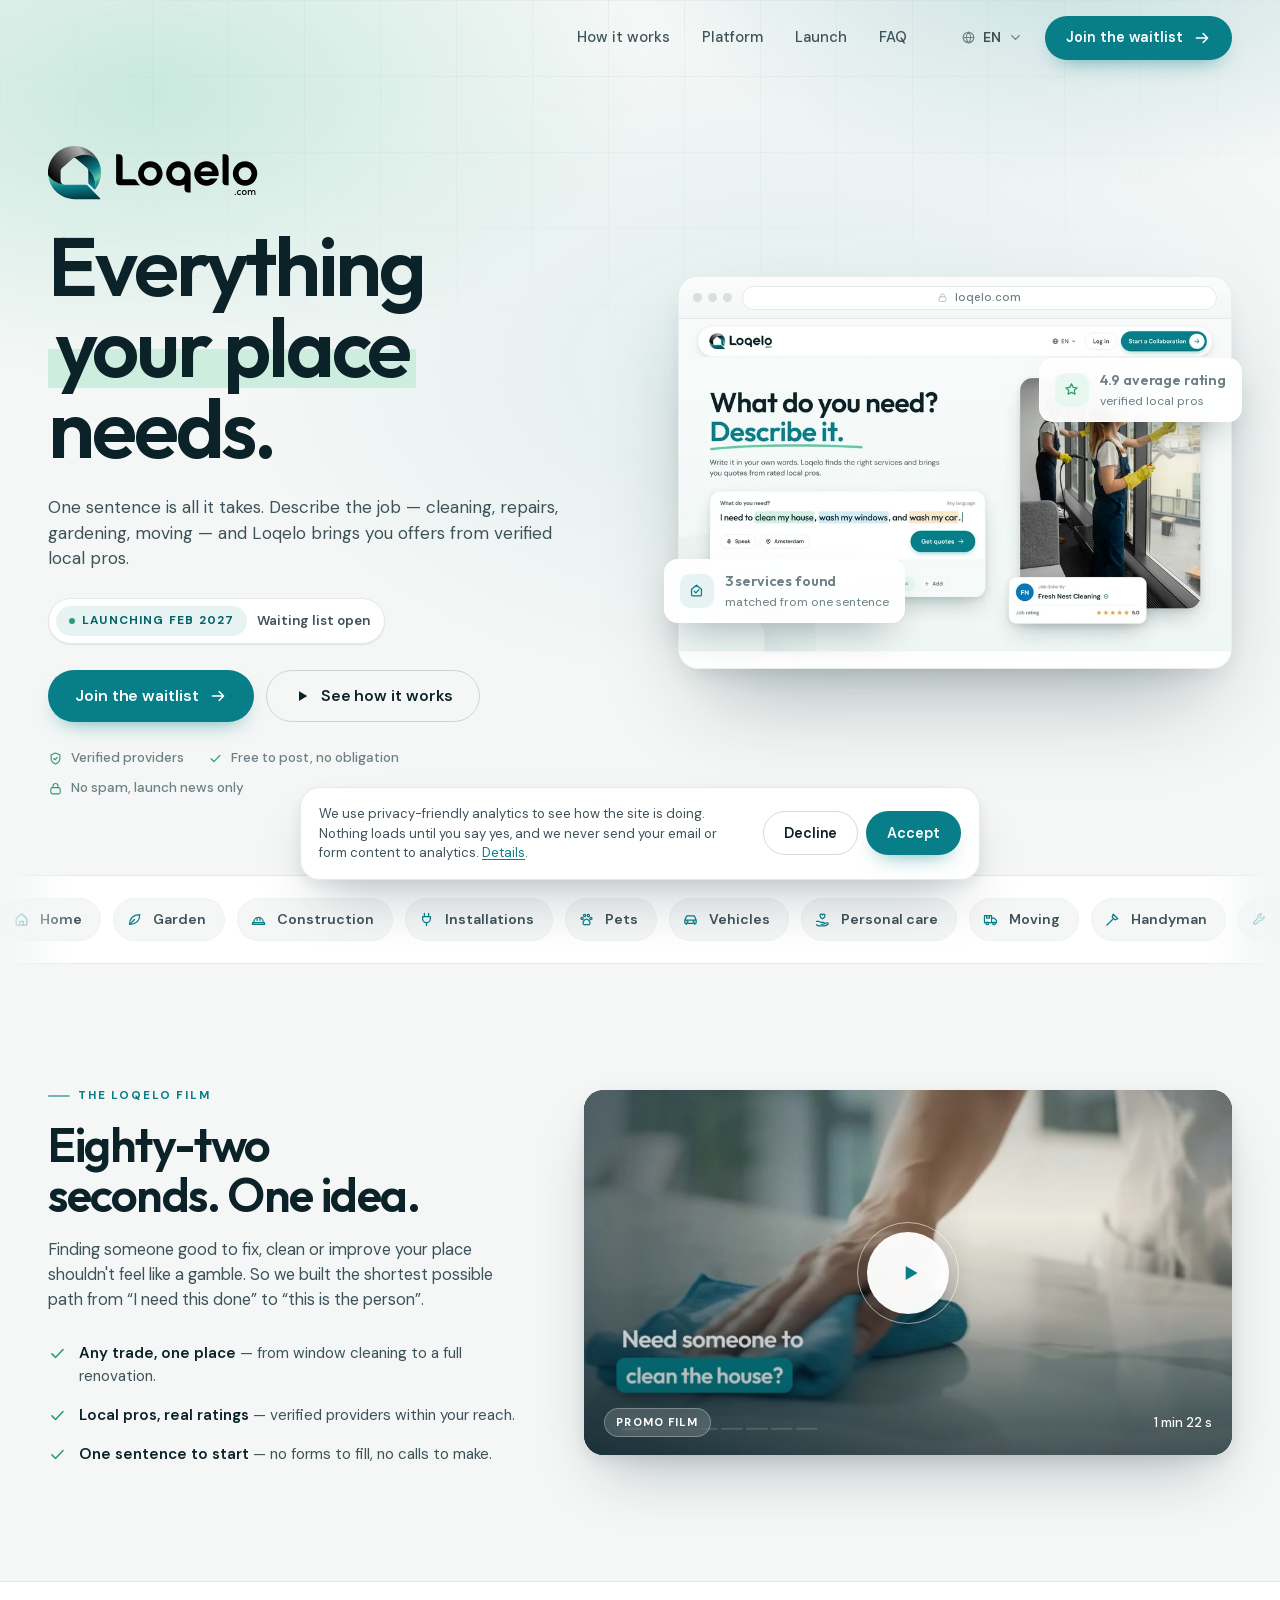
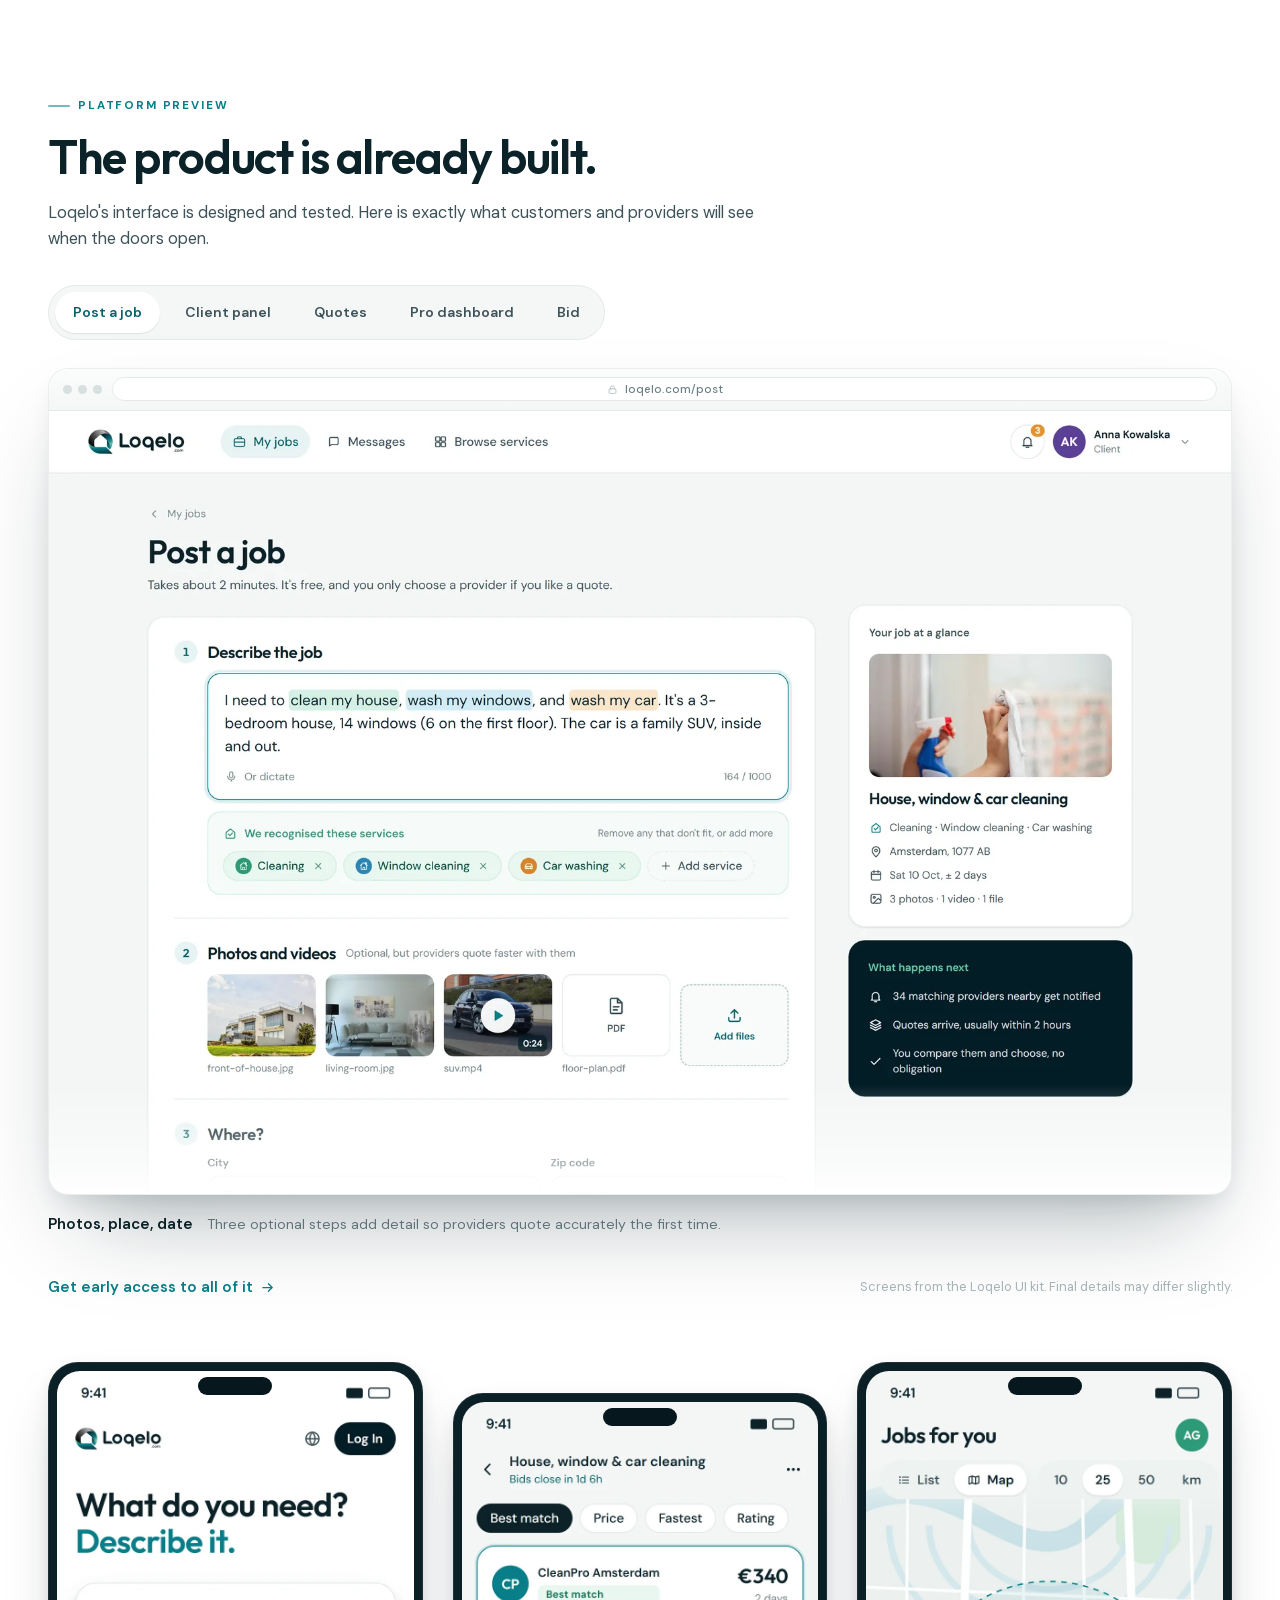
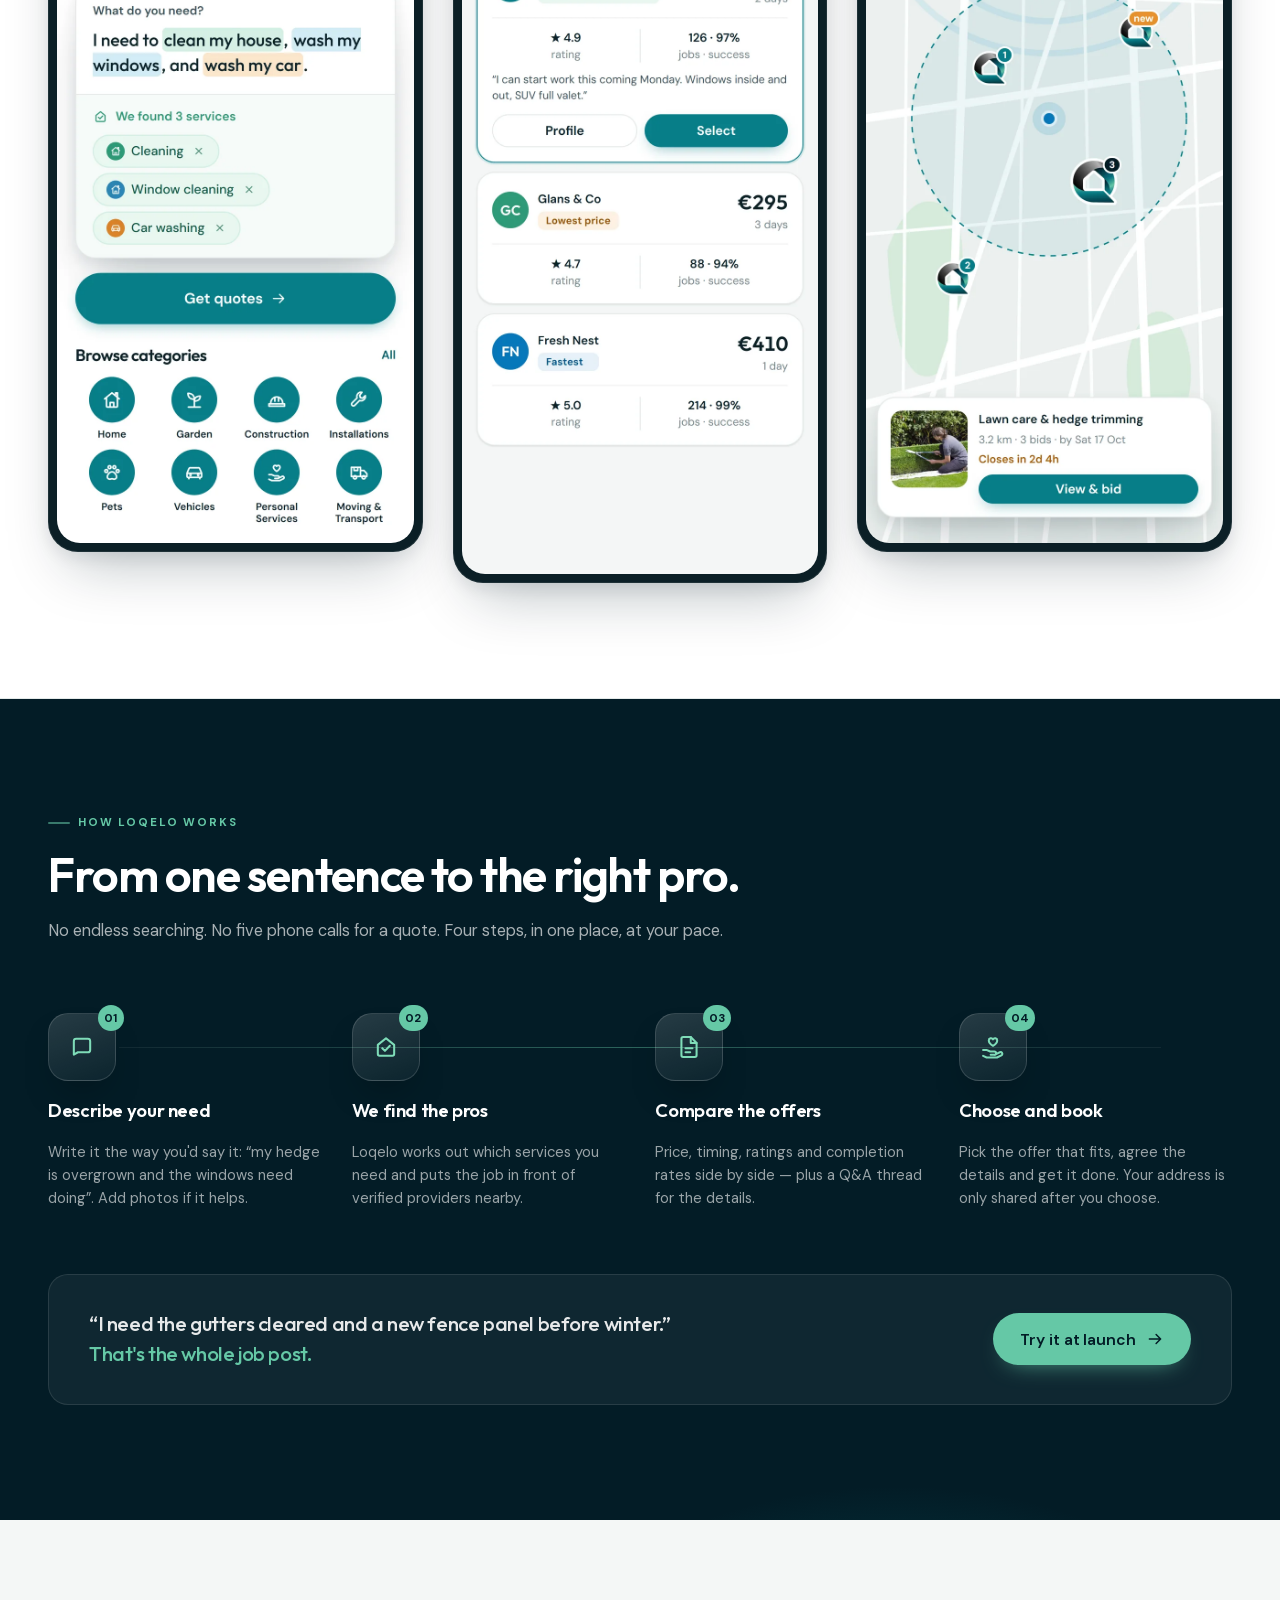
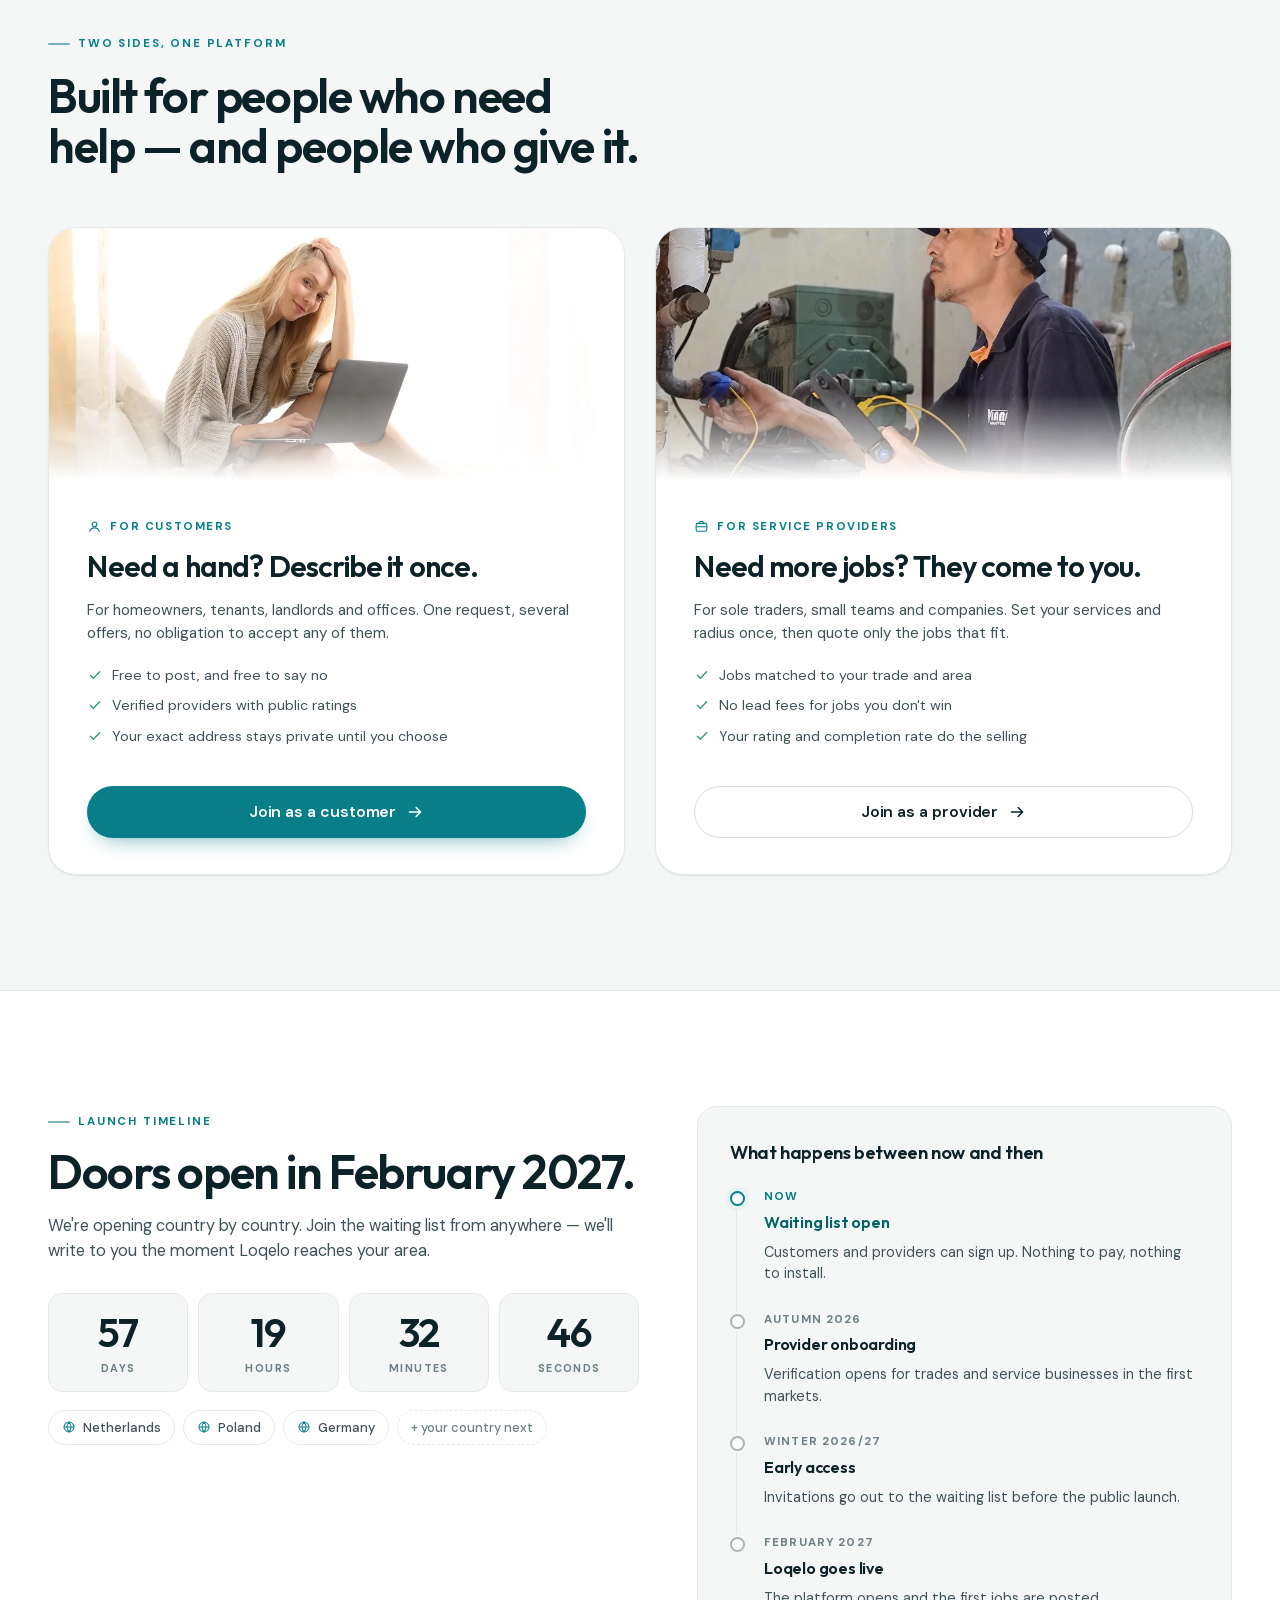
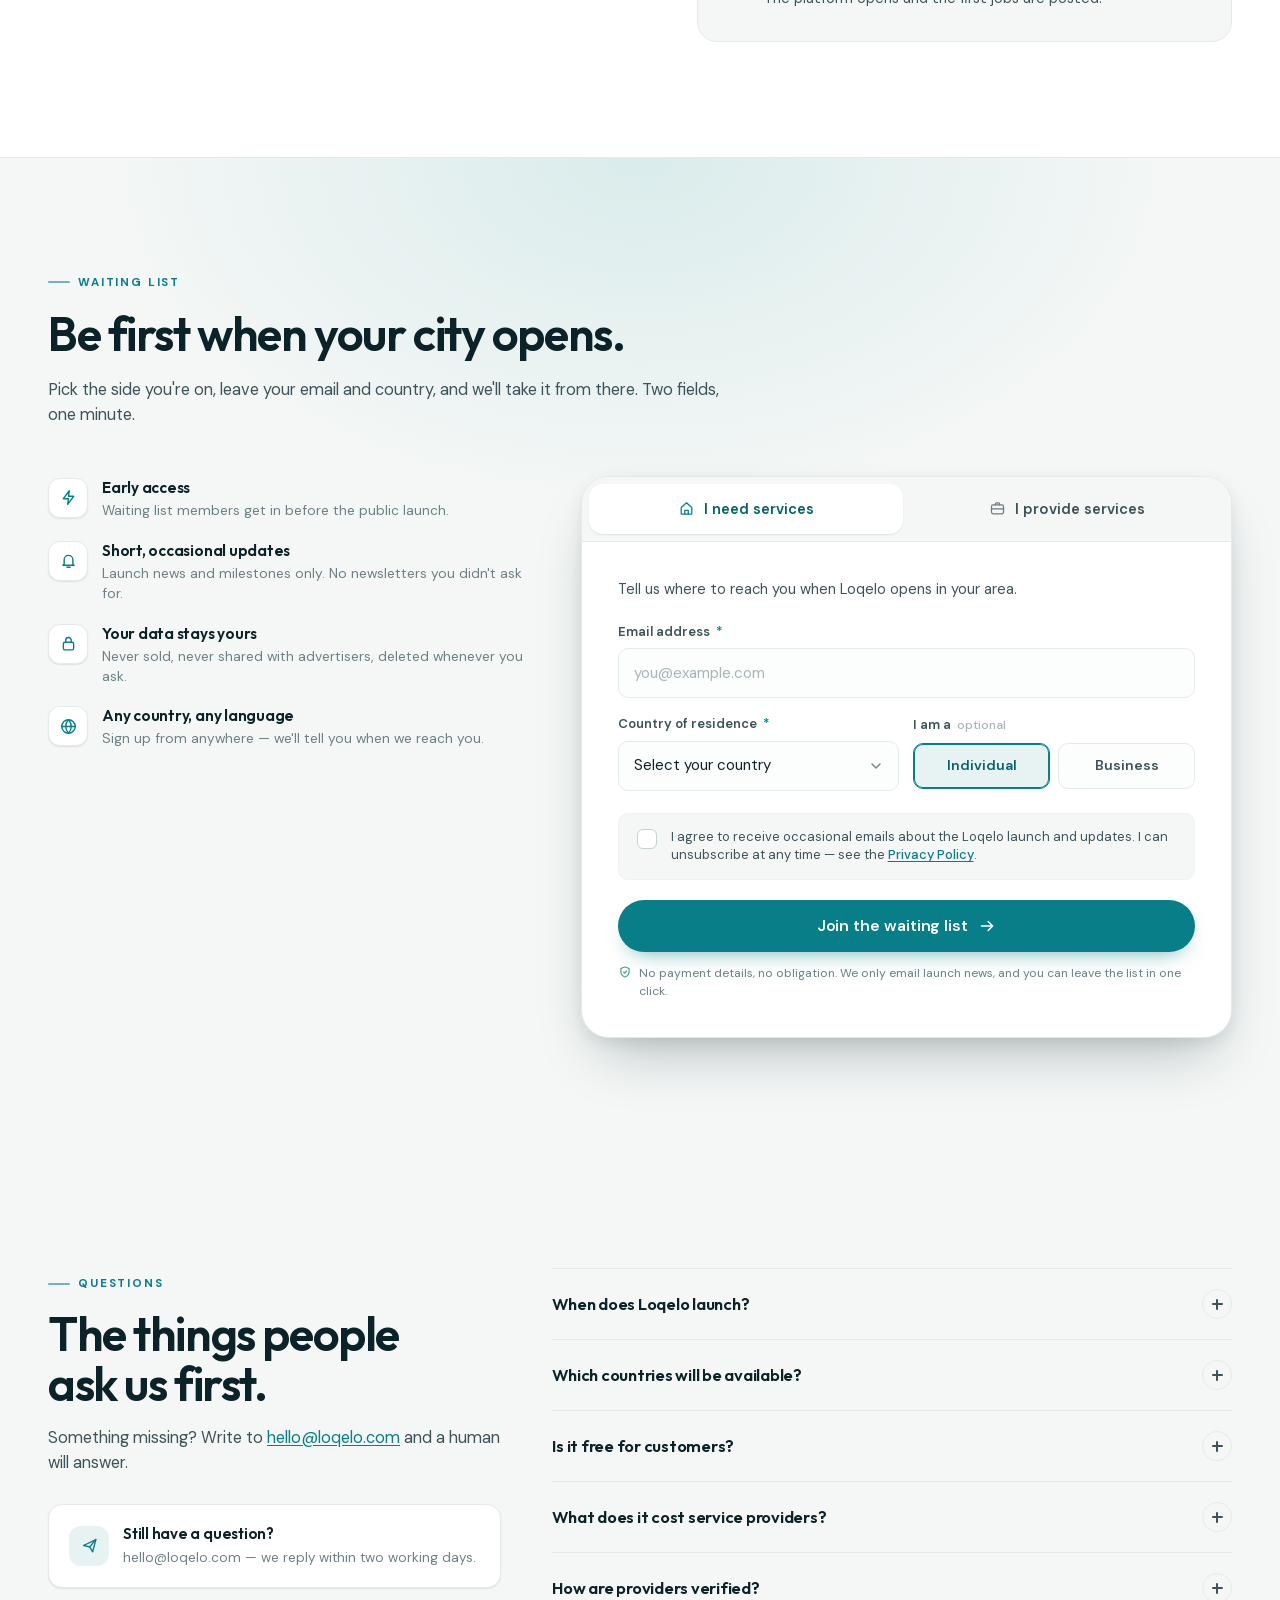
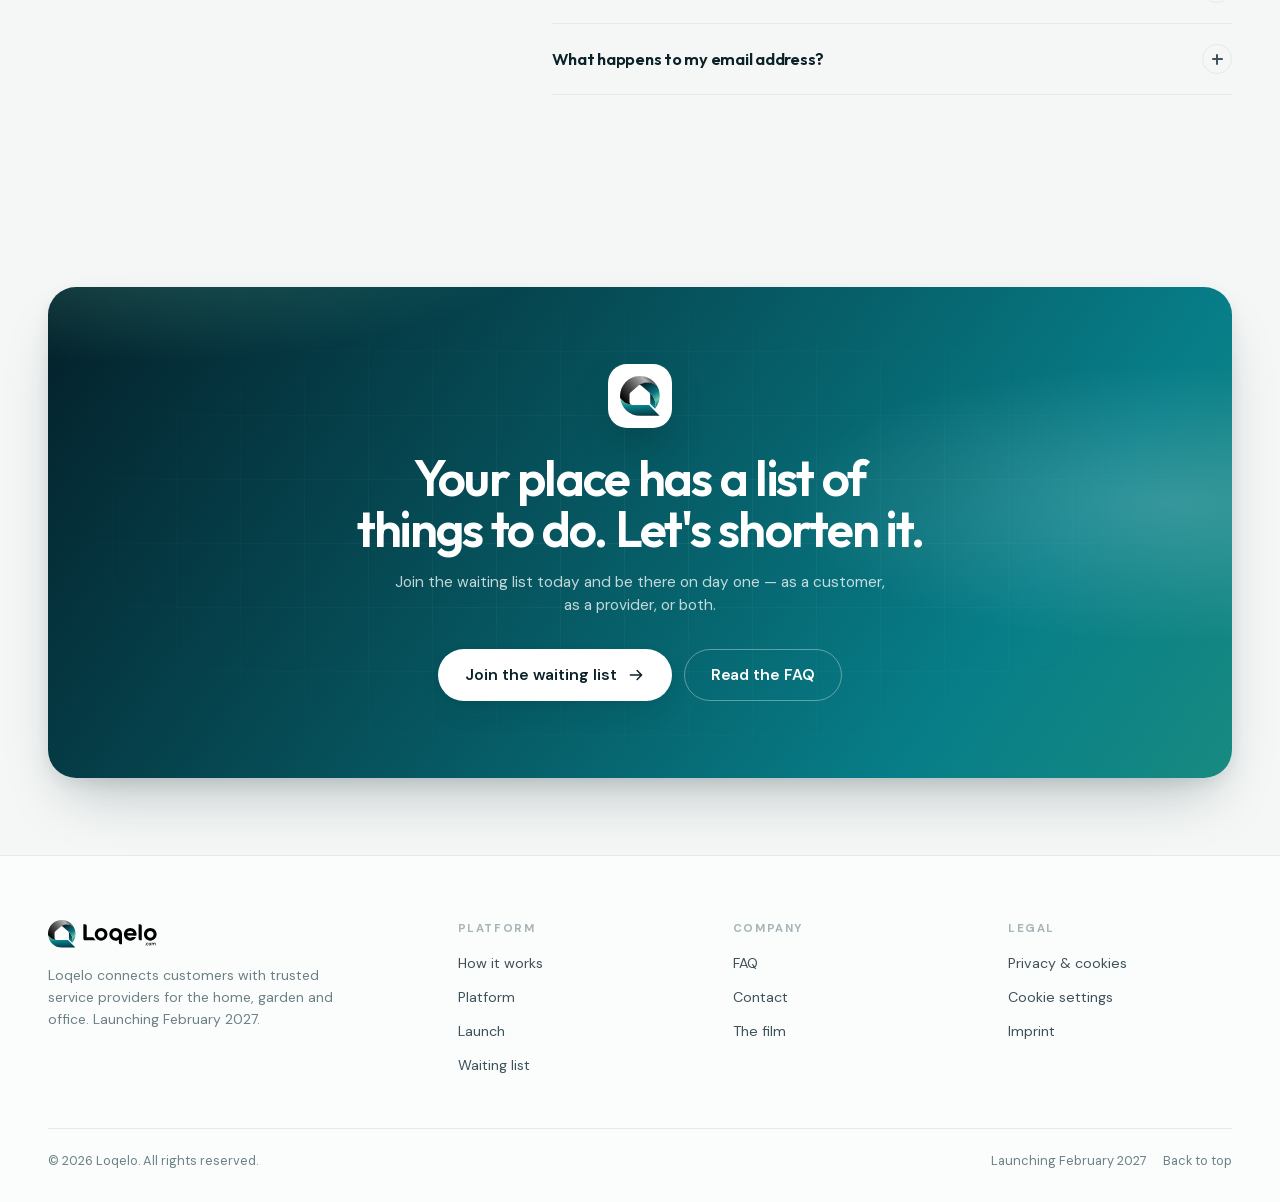
<file: public/index.html>
<!DOCTYPE html>
<html lang="en">
<head>
<meta charset="utf-8">
<script>document.documentElement.classList.add('js');</script>
<meta name="viewport" content="width=device-width, initial-scale=1, viewport-fit=cover">
<title>Loqelo — Everything your place needs. Launching February 2027</title>
<meta name="description" content="Loqelo connects you with trusted local service providers for your home, garden and office. Describe what you need in one sentence and get offers from verified pros. Join the waiting list — launching February 2027.">
<link rel="canonical" href="https://loqelo.com/">
<meta name="theme-color" content="#077E88">
<meta name="robots" content="index, follow, max-image-preview:large">
<meta name="author" content="Loqelo">

<!-- Open Graph / social -->
<meta property="og:type" content="website">
<meta property="og:site_name" content="Loqelo">
<meta property="og:url" content="https://loqelo.com/">
<meta property="og:title" content="Loqelo — Everything your place needs.">
<meta property="og:description" content="Describe what you need in one sentence. Loqelo brings you offers from verified local pros for your home, garden and office. Launching February 2027.">
<meta property="og:image" content="https://loqelo.com/assets/img/og/og-cover.jpg">
<meta property="og:image:width" content="1200">
<meta property="og:image:height" content="630">
<meta property="og:locale" content="en_US">
<meta name="twitter:card" content="summary_large_image">
<meta name="twitter:title" content="Loqelo — Everything your place needs.">
<meta name="twitter:description" content="One sentence, several offers, one trusted pro. Join the Loqelo waiting list before the February 2027 launch.">
<meta name="twitter:image" content="https://loqelo.com/assets/img/og/og-cover.jpg">

<link rel="icon" href="favicon.ico" sizes="any">
<link rel="icon" type="image/png" href="assets/img/favicon-32.png" sizes="32x32">
<link rel="apple-touch-icon" href="assets/img/apple-touch-icon.png">
<link rel="manifest" href="site.webmanifest">

<link rel="preload" href="assets/fonts/outfit-var.ttf" as="font" type="font/ttf" crossorigin>
<link rel="preload" href="assets/fonts/dmsans-var.ttf" as="font" type="font/ttf" crossorigin>
<link rel="stylesheet" href="assets/css/styles.css">

<script type="application/ld+json">
{
  "@context": "https://schema.org",
  "@graph": [
    {
      "@type": "Organization",
      "@id": "https://loqelo.com/#org",
      "name": "Loqelo",
      "url": "https://loqelo.com/",
      "logo": "https://loqelo.com/assets/img/logo/loqelo.png",
      "description": "Loqelo connects customers with verified service providers for the home, garden and office."
    },
    {
      "@type": "WebSite",
      "@id": "https://loqelo.com/#site",
      "url": "https://loqelo.com/",
      "name": "Loqelo",
      "inLanguage": ["en", "pl", "de"],
      "publisher": { "@id": "https://loqelo.com/#org" }
    },
    {
      "@type": "FAQPage",
      "mainEntity": [
        {
          "@type": "Question",
          "name": "When does Loqelo launch?",
          "acceptedAnswer": { "@type": "Answer", "text": "Loqelo is scheduled to launch in February 2027. People on the waiting list are the first to get access, and we email you as soon as your country opens." }
        },
        {
          "@type": "Question",
          "name": "Which countries will Loqelo be available in?",
          "acceptedAnswer": { "@type": "Answer", "text": "We are opening country by country across Europe, starting with the Netherlands and Poland. You can join the waiting list from any country — we will tell you when Loqelo reaches yours." }
        },
        {
          "@type": "Question",
          "name": "Is Loqelo free for customers?",
          "acceptedAnswer": { "@type": "Answer", "text": "Yes. Posting a job and receiving offers is free for customers, with no obligation to accept any offer." }
        },
        {
          "@type": "Question",
          "name": "What does Loqelo cost service providers?",
          "acceptedAnswer": { "@type": "Answer", "text": "Providers can set up a profile and see matching jobs for free. Pricing for additional tools will be published before launch, and everyone on the waiting list hears first." }
        },
        {
          "@type": "Question",
          "name": "How are service providers verified?",
          "acceptedAnswer": { "@type": "Answer", "text": "Providers complete identity and business verification before they can send offers. Ratings, completion rates and reviews are visible on every profile." }
        },
        {
          "@type": "Question",
          "name": "What happens to my email address?",
          "acceptedAnswer": { "@type": "Answer", "text": "We store it to send launch news and updates only. It is never sold, never shown to other users and never sent to analytics tools. You can unsubscribe from any email in one click." }
        }
      ]
    }
  ]
}
</script>
</head>
<body>
<a class="skip-link" href="#main" data-i18n="a11y.skip">Skip to content</a>

<svg width="0" height="0" aria-hidden="true" focusable="false" style="position:absolute">
  <symbol id="ico-check" viewBox="0 0 24 24" fill="none" stroke="currentColor" stroke-width="2" stroke-linecap="round" stroke-linejoin="round"><path d="m5 12.5 4.5 4.5L19 7"/></symbol>
  <symbol id="ico-arrow" viewBox="0 0 24 24" fill="none" stroke="currentColor" stroke-width="2" stroke-linecap="round" stroke-linejoin="round"><path d="M4.5 12h15M13.5 6l6 6-6 6"/></symbol>
  <symbol id="ico-chev" viewBox="0 0 24 24" fill="none" stroke="currentColor" stroke-width="2.2" stroke-linecap="round" stroke-linejoin="round"><path d="m6 9 6 6 6-6"/></symbol>
  <symbol id="ico-play" viewBox="0 0 24 24" fill="currentColor"><path d="M8 5.5v13l11-6.5z"/></symbol>
  <symbol id="ico-x" viewBox="0 0 24 24" fill="none" stroke="currentColor" stroke-width="2" stroke-linecap="round"><path d="M6 6l12 12M18 6 6 18"/></symbol>
  <symbol id="ico-up" viewBox="0 0 24 24" fill="none" stroke="currentColor" stroke-width="2.2" stroke-linecap="round" stroke-linejoin="round"><path d="M12 19V5M6 11l6-6 6 6"/></symbol>
  <symbol id="ico-lock" viewBox="0 0 24 24" fill="none" stroke="currentColor" stroke-width="1.8" stroke-linecap="round" stroke-linejoin="round"><rect x="4.5" y="10.5" width="15" height="10" rx="2.5"/><path d="M8 10.5V8a4 4 0 0 1 8 0v2.5"/></symbol>
  <symbol id="ico-shield" viewBox="0 0 24 24" fill="none" stroke="currentColor" stroke-width="1.8" stroke-linecap="round" stroke-linejoin="round"><path d="M12 3.2 19 6v5.5c0 4.3-2.9 7.6-7 9.3-4.1-1.7-7-5-7-9.3V6z"/><path d="m9.2 12 2 2 3.6-3.8"/></symbol>
  <symbol id="ico-warn" viewBox="0 0 24 24" fill="none" stroke="currentColor" stroke-width="2" stroke-linecap="round" stroke-linejoin="round"><circle cx="12" cy="12" r="9"/><path d="M12 7.5v5.5M12 16.4v.1"/></symbol>
</svg>

<!-- ============================================================ header -->
<header class="site-header" id="header" data-top-logo>
  <div class="header-inner">
    <a class="brand" href="#top" aria-label="Loqelo — home">
      <img src="assets/img/logo/loqelo.svg" width="117" height="30" alt="Loqelo">
    </a>

    <nav class="nav" aria-label="Main">
      <a href="#how" data-i18n="nav.how">How it works</a>
      <a href="#screens" data-i18n="nav.platform">Platform</a>
      <a href="#launch" data-i18n="nav.launch">Launch</a>
      <a href="#faq" data-i18n="nav.faq">FAQ</a>
    </nav>

    <div class="header-actions">
      <div class="lang" id="lang">
        <button class="lang-btn" id="langBtn" type="button" aria-haspopup="true" aria-expanded="false" aria-label="Choose language">
          <svg width="15" height="15" aria-hidden="true"><use href="assets/icons/sprite.svg#i-globe"></use></svg>
          <span id="langCurrent">EN</span>
          <svg width="13" height="13" aria-hidden="true"><use href="#ico-chev"></use></svg>
        </button>
        <div class="lang-menu" id="langMenu" role="menu" aria-labelledby="langBtn"></div>
      </div>
      <a class="btn btn--sm btn--header" href="#waitlist">
        <span data-i18n="nav.cta">Join the waitlist</span>
        <svg class="arr" aria-hidden="true"><use href="#ico-arrow"></use></svg>
      </a>
      <button class="burger" id="burger" type="button" aria-label="Open menu" aria-expanded="false" aria-controls="mobileMenu">
        <span></span><span></span>
      </button>
    </div>
  </div>
</header>
<div class="mobile-menu" id="mobileMenu" hidden>
  <a href="#how" data-i18n="nav.how">How it works</a>
  <a href="#screens" data-i18n="nav.platform">Platform</a>
  <a href="#film" data-i18n="nav.film">The film</a>
  <a href="#launch" data-i18n="nav.launch">Launch</a>
  <a href="#faq" data-i18n="nav.faq">FAQ</a>
  <a class="btn" href="#waitlist"><span data-i18n="nav.cta">Join the waitlist</span><svg class="arr" aria-hidden="true"><use href="#ico-arrow"></use></svg></a>
</div>

<main id="main">
<span id="top"></span>

<!-- ============================================================ hero -->
<section class="hero">
  <div class="hero-glow" aria-hidden="true"></div>
  <div class="hero-grid-lines" aria-hidden="true"></div>
  <div class="wrap hero-inner">
    <div class="hero-copy">
      <img class="hero-logo" src="assets/img/logo/loqelo.svg" width="156" height="40" alt="Loqelo" fetchpriority="high">
      <h1 data-i18n-html="hero.title">Everything <span class="hl">your place</span> needs.</h1>
      <p class="hero-sub" data-i18n="hero.sub">One sentence is all it takes. Describe the job — cleaning, repairs, gardening, moving — and Loqelo brings you offers from verified local pros.</p>

      <div class="launch-pill">
        <b><i class="dot-live" aria-hidden="true"></i><span data-i18n="hero.badge">Launching Feb 2027</span></b>
        <span data-i18n="hero.badge2">Waiting list open</span>
      </div>

      <div class="hero-cta">
        <a class="btn" href="#waitlist">
          <span data-i18n="hero.cta">Join the waitlist</span>
          <svg class="arr" aria-hidden="true"><use href="#ico-arrow"></use></svg>
        </a>
        <a class="btn btn--ghost" href="#how">
          <svg aria-hidden="true"><use href="#ico-play"></use></svg>
          <span data-i18n="hero.cta2">See how it works</span>
        </a>
      </div>

      <ul class="hero-trust">
        <li><svg aria-hidden="true"><use href="#ico-shield"></use></svg><span data-i18n="hero.t1">Verified providers</span></li>
        <li><svg aria-hidden="true"><use href="#ico-check"></use></svg><span data-i18n="hero.t2">Free to post, no obligation</span></li>
        <li><svg aria-hidden="true"><use href="#ico-lock"></use></svg><span data-i18n="hero.t3">No spam, launch news only</span></li>
      </ul>
    </div>

    <div class="hero-visual reveal">
      <div class="browser">
        <div class="browser-bar">
          <div class="browser-dots" aria-hidden="true"><i></i><i></i><i></i></div>
          <div class="browser-url"><svg aria-hidden="true"><use href="#ico-lock"></use></svg>loqelo.com</div>
        </div>
        <div class="browser-shot">
          <img src="assets/img/screens/screen-home.webp"
               srcset="assets/img/screens/screen-home-900.webp 900w, assets/img/screens/screen-home-1200.webp 1200w, assets/img/screens/screen-home.webp 1760w"
               sizes="(max-width: 899px) 92vw, 46vw"
               width="1760" height="3733" decoding="async"
               alt="Loqelo home screen: “What do you need? Describe it.” with an AI-matched request for house cleaning, window cleaning and car washing." fetchpriority="high">
        </div>
      </div>
      <div class="float-card float-card--a">
        <span class="ic" aria-hidden="true"><svg><use href="assets/icons/sprite.svg#i-match"></use></svg></span>
        <span><b data-i18n="hero.f1">3 services found</b><span data-i18n="hero.f1b">matched from one sentence</span></span>
      </div>
      <div class="float-card float-card--b">
        <span class="ic ic--mint" aria-hidden="true"><svg><use href="assets/icons/sprite.svg#i-star"></use></svg></span>
        <span><b data-i18n="hero.f2">4.9 average rating</b><span data-i18n="hero.f2b">verified local pros</span></span>
      </div>
    </div>
  </div>
</section>

<!-- ============================================================ marquee -->
<div class="marquee" aria-label="Categories on Loqelo">
  <div class="marquee-track" id="marqueeTrack">
    <span class="cat-chip"><svg aria-hidden="true"><use href="assets/icons/sprite.svg#i-house"></use></svg><span data-i18n="cat.home">Home</span></span>
    <span class="cat-chip"><svg aria-hidden="true"><use href="assets/icons/sprite.svg#i-leaf"></use></svg><span data-i18n="cat.garden">Garden</span></span>
    <span class="cat-chip"><svg aria-hidden="true"><use href="assets/icons/sprite.svg#i-helmet"></use></svg><span data-i18n="cat.construction">Construction</span></span>
    <span class="cat-chip"><svg aria-hidden="true"><use href="assets/icons/sprite.svg#i-plug"></use></svg><span data-i18n="cat.installations">Installations</span></span>
    <span class="cat-chip"><svg aria-hidden="true"><use href="assets/icons/sprite.svg#i-paw"></use></svg><span data-i18n="cat.pets">Pets</span></span>
    <span class="cat-chip"><svg aria-hidden="true"><use href="assets/icons/sprite.svg#i-car"></use></svg><span data-i18n="cat.vehicles">Vehicles</span></span>
    <span class="cat-chip"><svg aria-hidden="true"><use href="assets/icons/sprite.svg#i-handheart"></use></svg><span data-i18n="cat.personal">Personal care</span></span>
    <span class="cat-chip"><svg aria-hidden="true"><use href="assets/icons/sprite.svg#i-boxtruck"></use></svg><span data-i18n="cat.moving">Moving</span></span>
    <span class="cat-chip"><svg aria-hidden="true"><use href="assets/icons/sprite.svg#i-trowel"></use></svg><span data-i18n="cat.handyman">Handyman</span></span>
    <span class="cat-chip"><svg aria-hidden="true"><use href="assets/icons/sprite.svg#i-wrench"></use></svg><span data-i18n="cat.repairs">Repairs</span></span>
    <span class="cat-chip"><svg aria-hidden="true"><use href="assets/icons/sprite.svg#i-bolt"></use></svg><span data-i18n="cat.energy">Energy</span></span>
    <span class="cat-chip"><svg aria-hidden="true"><use href="assets/icons/sprite.svg#i-sprout"></use></svg><span data-i18n="cat.landscaping">Landscaping</span></span>
  </div>
</div>

<!-- ============================================================ film -->
<section class="section" id="film">
  <div class="wrap film-grid">
    <div class="film-copy reveal">
      <p class="eyebrow" data-i18n="film.eyebrow">The Loqelo film</p>
      <h2 class="h2" style="margin-top:16px" data-i18n="film.title">Eighty-two seconds. One idea.</h2>
      <p class="lede" style="margin-top:16px" data-i18n="film.lede">Finding someone good to fix, clean or improve your place shouldn't feel like a gamble. So we built the shortest possible path from “I need this done” to “this is the person”.</p>
      <ul class="film-facts">
        <li><svg aria-hidden="true"><use href="#ico-check"></use></svg><span data-i18n-html="film.f1"><b>Any trade, one place</b> — from window cleaning to a full renovation.</span></li>
        <li><svg aria-hidden="true"><use href="#ico-check"></use></svg><span data-i18n-html="film.f2"><b>Local pros, real ratings</b> — verified providers within your reach.</span></li>
        <li><svg aria-hidden="true"><use href="#ico-check"></use></svg><span data-i18n-html="film.f3"><b>One sentence to start</b> — no forms to fill, no calls to make.</span></li>
      </ul>
    </div>

    <figure class="film-player reveal" id="playFilm" role="button" tabindex="0" aria-label="Play the Loqelo promotional film">
      <img src="assets/img/poster.webp" width="1600" height="900" alt="Frame from the Loqelo film: a hand wiping a kitchen surface, captioned “Need someone to clean the house?”" loading="lazy">
      <span class="play-btn" aria-hidden="true"><svg><use href="#ico-play"></use></svg></span>
      <figcaption class="film-meta">
        <span class="tag" data-i18n="film.tag">Promo film</span>
        <span data-i18n="film.len">1 min 22 s</span>
      </figcaption>
    </figure>
  </div>
</section>

<!-- ============================================================ screens -->
<section class="section screens" id="screens">
  <div class="wrap">
    <div class="section-head reveal">
      <p class="eyebrow" data-i18n="screens.eyebrow">Platform preview</p>
      <h2 class="h2" data-i18n="screens.title">The product is already built.</h2>
      <p class="lede" data-i18n="screens.lede">Loqelo's interface is designed and tested. Here is exactly what customers and providers will see when the doors open.</p>
    </div>

    <div class="tabs reveal" role="tablist" aria-label="Platform screens">
      <button class="tab" role="tab" id="tab-post" aria-controls="pane-post" aria-selected="true" data-url="loqelo.com/post" data-i18n="tab.post">Post a job</button>
      <button class="tab" role="tab" id="tab-client" aria-controls="pane-client" aria-selected="false" tabindex="-1" data-url="loqelo.com/account" data-i18n="tab.client">Client panel</button>
      <button class="tab" role="tab" id="tab-quotes" aria-controls="pane-quotes" aria-selected="false" tabindex="-1" data-url="loqelo.com/jobs/hedge-trimming" data-i18n="tab.quotes">Quotes</button>
      <button class="tab" role="tab" id="tab-pro" aria-controls="pane-pro" aria-selected="false" tabindex="-1" data-url="loqelo.com/pro/dashboard" data-i18n="tab.pro">Pro dashboard</button>
      <button class="tab" role="tab" id="tab-bid" aria-controls="pane-bid" aria-selected="false" tabindex="-1" data-url="loqelo.com/pro/jobs/bid" data-i18n="tab.bid">Bid</button>
    </div>

    <div class="screen-stage">
      <div class="screen-pane is-active" id="pane-post" role="tabpanel" aria-labelledby="tab-post">
        <div class="browser">
          <div class="browser-bar">
            <div class="browser-dots" aria-hidden="true"><i></i><i></i><i></i></div>
            <div class="browser-url"><svg aria-hidden="true"><use href="#ico-lock"></use></svg><span>loqelo.com/post</span></div>
          </div>
          <div class="browser-shot browser-shot--fade"><img src="assets/img/screens/screen-post.webp" width="1760" height="1655" alt="Post a job screen: add photos, location and preferred date" loading="lazy"></div>
        </div>
        <div class="screen-caption"><b data-i18n="cap.post.t">Photos, place, date</b><span data-i18n="cap.post.b">Three optional steps add detail so providers quote accurately the first time.</span></div>
      </div>

      <div class="screen-pane" id="pane-client" role="tabpanel" aria-labelledby="tab-client" hidden>
        <div class="browser">
          <div class="browser-bar">
            <div class="browser-dots" aria-hidden="true"><i></i><i></i><i></i></div>
            <div class="browser-url"><svg aria-hidden="true"><use href="#ico-lock"></use></svg><span>loqelo.com/account</span></div>
          </div>
          <div class="browser-shot browser-shot--fade"><img src="assets/img/screens/screen-client.webp" width="1760" height="1252" alt="Client panel listing posted jobs and their status" loading="lazy"></div>
        </div>
        <div class="screen-caption"><b data-i18n="cap.client.t">Every job in one list</b><span data-i18n="cap.client.b">Track offers, questions and the provider you picked — without chasing emails.</span></div>
      </div>

      <div class="screen-pane" id="pane-quotes" role="tabpanel" aria-labelledby="tab-quotes" hidden>
        <div class="browser">
          <div class="browser-bar">
            <div class="browser-dots" aria-hidden="true"><i></i><i></i><i></i></div>
            <div class="browser-url"><svg aria-hidden="true"><use href="#ico-lock"></use></svg><span>loqelo.com/jobs/hedge-trimming</span></div>
          </div>
          <div class="browser-shot browser-shot--fade"><img src="assets/img/screens/screen-quotes.webp" width="1760" height="2205" alt="Job details page comparing quotes with price range chart and questions" loading="lazy"></div>
        </div>
        <div class="screen-caption"><b data-i18n="cap.quotes.t">Compare, then choose</b><span data-i18n="cap.quotes.b">Offers sorted by price, rating or speed, with a price-range chart and a Q&amp;A thread.</span></div>
      </div>

      <div class="screen-pane" id="pane-pro" role="tabpanel" aria-labelledby="tab-pro" hidden>
        <div class="browser">
          <div class="browser-bar">
            <div class="browser-dots" aria-hidden="true"><i></i><i></i><i></i></div>
            <div class="browser-url"><svg aria-hidden="true"><use href="#ico-lock"></use></svg><span>loqelo.com/pro/dashboard</span></div>
          </div>
          <div class="browser-shot browser-shot--fade"><img src="assets/img/screens/screen-contractor.webp" width="1760" height="1252" alt="Provider dashboard with matched jobs on a map and earning potential" loading="lazy"></div>
        </div>
        <div class="screen-caption"><b data-i18n="cap.pro.t">Jobs that come to you</b><span data-i18n="cap.pro.b">Jobs matched to your services and radius, plus the earning potential behind them.</span></div>
      </div>

      <div class="screen-pane" id="pane-bid" role="tabpanel" aria-labelledby="tab-bid" hidden>
        <div class="browser">
          <div class="browser-bar">
            <div class="browser-dots" aria-hidden="true"><i></i><i></i><i></i></div>
            <div class="browser-url"><svg aria-hidden="true"><use href="#ico-lock"></use></svg><span>loqelo.com/pro/jobs/bid</span></div>
          </div>
          <div class="browser-shot browser-shot--fade"><img src="assets/img/screens/screen-bid.webp" width="1760" height="2177" alt="Provider bid screen with job location, files and a detailed proposal" loading="lazy"></div>
        </div>
        <div class="screen-caption"><b data-i18n="cap.bid.t">A bid that wins work</b><span data-i18n="cap.bid.b">Price, timing and a written proposal — with the job location kept separate from the files.</span></div>
      </div>
    </div>

    <div class="screen-cta">
      <a class="link-arrow" href="#waitlist"><span data-i18n="screens.cta">Get early access to all of it</span><svg aria-hidden="true"><use href="#ico-arrow"></use></svg></a>
      <p style="font-size:.8rem;color:var(--faint)" data-i18n="screens.note">Screens from the Loqelo UI kit. Final details may differ slightly.</p>
    </div>

    <div class="phones reveal">
      <div class="phone"><img src="assets/img/screens/m-home.webp" width="780" height="1688" alt="Loqelo mobile home screen" loading="lazy"></div>
      <div class="phone"><img src="assets/img/screens/m-quotes.webp" width="780" height="1688" alt="Loqelo mobile quotes screen" loading="lazy"></div>
      <div class="phone"><img src="assets/img/screens/m-map.webp" width="780" height="1688" alt="Loqelo mobile map screen" loading="lazy"></div>
    </div>
  </div>
</section>

<!-- ============================================================ how -->
<section class="section how" id="how">
  <div class="wrap">
    <div class="section-head reveal" style="max-width:760px">
      <p class="eyebrow" data-i18n="how.eyebrow">How Loqelo works</p>
      <h2 class="h2" data-i18n="how.title">From one sentence to the right pro.</h2>
      <p class="lede" data-i18n="how.lede">No endless searching. No five phone calls for a quote. Four steps, in one place, at your pace.</p>
    </div>

    <ol class="steps">
      <li class="step reveal" data-d="1">
        <span class="step-ic"><svg aria-hidden="true"><use href="assets/icons/sprite.svg#i-message"></use></svg><span class="step-num">01</span></span>
        <h3 data-i18n="how.s1t">Describe your need</h3>
        <p data-i18n="how.s1b">Write it the way you'd say it: “my hedge is overgrown and the windows need doing”. Add photos if it helps.</p>
      </li>
      <li class="step reveal" data-d="2">
        <span class="step-ic"><svg aria-hidden="true"><use href="assets/icons/sprite.svg#i-match"></use></svg><span class="step-num">02</span></span>
        <h3 data-i18n="how.s2t">We find the pros</h3>
        <p data-i18n="how.s2b">Loqelo works out which services you need and puts the job in front of verified providers nearby.</p>
      </li>
      <li class="step reveal" data-d="3">
        <span class="step-ic"><svg aria-hidden="true"><use href="assets/icons/sprite.svg#i-file"></use></svg><span class="step-num">03</span></span>
        <h3 data-i18n="how.s3t">Compare the offers</h3>
        <p data-i18n="how.s3b">Price, timing, ratings and completion rates side by side — plus a Q&amp;A thread for the details.</p>
      </li>
      <li class="step reveal" data-d="4">
        <span class="step-ic"><svg aria-hidden="true"><use href="assets/icons/sprite.svg#i-handheart"></use></svg><span class="step-num">04</span></span>
        <h3 data-i18n="how.s4t">Choose and book</h3>
        <p data-i18n="how.s4b">Pick the offer that fits, agree the details and get it done. Your address is only shared after you choose.</p>
      </li>
    </ol>

    <div class="how-quote reveal">
      <p data-i18n-html="how.quote">“I need the gutters cleared and a new fence panel before winter.” <em>That's the whole job post.</em></p>
      <a class="btn btn--mint" href="#waitlist"><span data-i18n="how.cta">Try it at launch</span><svg class="arr" aria-hidden="true"><use href="#ico-arrow"></use></svg></a>
    </div>
  </div>
</section>

<!-- ============================================================ audiences -->
<section class="section" id="audiences">
  <div class="wrap">
    <div class="section-head reveal">
      <p class="eyebrow" data-i18n="aud.eyebrow">Two sides, one platform</p>
      <h2 class="h2" data-i18n="aud.title">Built for people who need help — and people who give it.</h2>
    </div>

    <div class="aud-grid">
      <article class="aud aud--cust reveal" data-d="1">
        <div class="aud-img"><img src="assets/img/people-customer.webp" width="900" height="600" alt="A customer at home searching for help on her laptop" loading="lazy"></div>
        <div class="aud-body">
          <span class="aud-tag"><svg aria-hidden="true"><use href="assets/icons/sprite.svg#i-user"></use></svg><span data-i18n="aud.cust.tag">For customers</span></span>
          <h3 data-i18n="aud.cust.title">Need a hand? Describe it once.</h3>
          <p data-i18n="aud.cust.body">For homeowners, tenants, landlords and offices. One request, several offers, no obligation to accept any of them.</p>
          <ul>
            <li><svg aria-hidden="true"><use href="#ico-check"></use></svg><span data-i18n="aud.cust.l1">Free to post, and free to say no</span></li>
            <li><svg aria-hidden="true"><use href="#ico-check"></use></svg><span data-i18n="aud.cust.l2">Verified providers with public ratings</span></li>
            <li><svg aria-hidden="true"><use href="#ico-check"></use></svg><span data-i18n="aud.cust.l3">Your exact address stays private until you choose</span></li>
          </ul>
        </div>
        <div class="aud-cta">
          <a class="btn btn--block" href="#waitlist" data-audience="customer"><span data-i18n="aud.cust.cta">Join as a customer</span><svg class="arr" aria-hidden="true"><use href="#ico-arrow"></use></svg></a>
        </div>
      </article>

      <article class="aud aud--pro reveal" data-d="2">
        <div class="aud-img"><img src="assets/img/people-pro.webp" width="900" height="507" alt="A service provider at work" loading="lazy"></div>
        <div class="aud-body">
          <span class="aud-tag"><svg aria-hidden="true"><use href="assets/icons/sprite.svg#i-briefcase"></use></svg><span data-i18n="aud.pro.tag">For service providers</span></span>
          <h3 data-i18n="aud.pro.title">Need more jobs? They come to you.</h3>
          <p data-i18n="aud.pro.body">For sole traders, small teams and companies. Set your services and radius once, then quote only the jobs that fit.</p>
          <ul>
            <li><svg aria-hidden="true"><use href="#ico-check"></use></svg><span data-i18n="aud.pro.l1">Jobs matched to your trade and area</span></li>
            <li><svg aria-hidden="true"><use href="#ico-check"></use></svg><span data-i18n="aud.pro.l2">No lead fees for jobs you don't win</span></li>
            <li><svg aria-hidden="true"><use href="#ico-check"></use></svg><span data-i18n="aud.pro.l3">Your rating and completion rate do the selling</span></li>
          </ul>
        </div>
        <div class="aud-cta">
          <a class="btn btn--block btn--ghost" href="#waitlist" data-audience="provider"><span data-i18n="aud.pro.cta">Join as a provider</span><svg class="arr" aria-hidden="true"><use href="#ico-arrow"></use></svg></a>
        </div>
      </article>
    </div>
  </div>
</section>

<!-- ============================================================ launch -->
<section class="section launch" id="launch">
  <div class="wrap launch-grid">
    <div class="reveal">
      <p class="eyebrow" data-i18n="launch.eyebrow">Launch timeline</p>
      <h2 class="h2" style="margin-top:16px" data-i18n="launch.title">Doors open in February 2027.</h2>
      <p class="lede" style="margin-top:16px" data-i18n="launch.lede">We're opening country by country. Join the waiting list from anywhere — we'll write to you the moment Loqelo reaches your area.</p>

      <div class="countdown" id="countdown" role="timer" aria-label="Time until launch">
        <div class="cd-box"><span class="cd-num" data-cd="d">—</span><span class="cd-lab" data-i18n="cd.days">Days</span></div>
        <div class="cd-box"><span class="cd-num" data-cd="h">—</span><span class="cd-lab" data-i18n="cd.hours">Hours</span></div>
        <div class="cd-box"><span class="cd-num" data-cd="m">—</span><span class="cd-lab" data-i18n="cd.minutes">Minutes</span></div>
        <div class="cd-box"><span class="cd-num" data-cd="s">—</span><span class="cd-lab" data-i18n="cd.seconds">Seconds</span></div>
      </div>

      <div class="chips" aria-label="Planned launch markets">
        <span class="chip"><svg aria-hidden="true"><use href="assets/icons/sprite.svg#i-globe"></use></svg>Netherlands</span>
        <span class="chip"><svg aria-hidden="true"><use href="assets/icons/sprite.svg#i-globe"></use></svg>Poland</span>
        <span class="chip"><svg aria-hidden="true"><use href="assets/icons/sprite.svg#i-globe"></use></svg>Germany</span>
        <span class="chip" style="background:transparent;border-style:dashed;color:var(--mute)" data-i18n="launch.more">+ your country next</span>
      </div>
    </div>

    <div class="panel reveal" data-d="2">
      <h3 data-i18n="launch.rmtitle">What happens between now and then</h3>
      <div class="roadmap" style="margin-top:22px">
        <div class="rm rm--now">
          <span class="rm-dot" aria-hidden="true"></span>
          <span class="rm-when" data-i18n="rm.now.when">Now</span>
          <div class="rm-body">
            <h4 data-i18n="rm.now.t">Waiting list open</h4>
            <p data-i18n="rm.now.b">Customers and providers can sign up. Nothing to pay, nothing to install.</p>
          </div>
        </div>
        <div class="rm">
          <span class="rm-dot" aria-hidden="true"></span>
          <span class="rm-when" data-i18n="rm.next.when">Autumn 2026</span>
          <div class="rm-body">
            <h4 data-i18n="rm.next.t">Provider onboarding</h4>
            <p data-i18n="rm.next.b">Verification opens for trades and service businesses in the first markets.</p>
          </div>
        </div>
        <div class="rm">
          <span class="rm-dot" aria-hidden="true"></span>
          <span class="rm-when" data-i18n="rm.open.when">Winter 2026/27</span>
          <div class="rm-body">
            <h4 data-i18n="rm.open.t">Early access</h4>
            <p data-i18n="rm.open.b">Invitations go out to the waiting list before the public launch.</p>
          </div>
        </div>
        <div class="rm">
          <span class="rm-dot" aria-hidden="true"></span>
          <span class="rm-when" data-i18n="rm.live.when">February 2027</span>
          <div class="rm-body">
            <h4 data-i18n="rm.live.t">Loqelo goes live</h4>
            <p data-i18n="rm.live.b">The platform opens and the first jobs are posted.</p>
          </div>
        </div>
      </div>
    </div>
  </div>
</section>

<!-- ============================================================ waitlist -->
<section class="section waitlist" id="waitlist">
  <div class="wrap">
    <div class="section-head reveal">
      <p class="eyebrow" data-i18n="wl.eyebrow">Waiting list</p>
      <h2 class="h2" data-i18n="wl.title">Be first when your city opens.</h2>
      <p class="lede" data-i18n="wl.lede">Pick the side you're on, leave your email and country, and we'll take it from there. Two fields, one minute.</p>
    </div>

    <div class="wl-grid">
      <aside class="wl-aside reveal">
        <ul class="wl-points">
          <li>
            <span class="ic" aria-hidden="true"><svg><use href="assets/icons/sprite.svg#i-bolt"></use></svg></span>
            <div><b data-i18n="wl.p1t">Early access</b><span data-i18n="wl.p1b">Waiting list members get in before the public launch.</span></div>
          </li>
          <li>
            <span class="ic" aria-hidden="true"><svg><use href="assets/icons/sprite.svg#i-bell"></use></svg></span>
            <div><b data-i18n="wl.p2t">Short, occasional updates</b><span data-i18n="wl.p2b">Launch news and milestones only. No newsletters you didn't ask for.</span></div>
          </li>
          <li>
            <span class="ic" aria-hidden="true"><svg><use href="assets/icons/sprite.svg#i-lock"></use></svg></span>
            <div><b data-i18n="wl.p3t">Your data stays yours</b><span data-i18n="wl.p3b">Never sold, never shared with advertisers, deleted whenever you ask.</span></div>
          </li>
          <li>
            <span class="ic" aria-hidden="true"><svg><use href="assets/icons/sprite.svg#i-globe"></use></svg></span>
            <div><b data-i18n="wl.p4t">Any country, any language</b><span data-i18n="wl.p4b">Sign up from anywhere — we'll tell you when we reach you.</span></div>
          </li>
        </ul>
      </aside>

      <div class="wl-card reveal" data-d="2">
        <div class="wl-tabs" role="tablist" aria-label="Waiting list type">
          <button class="wl-tab" role="tab" id="wlTabCust" aria-controls="wlPaneCust" aria-selected="true" type="button">
            <svg aria-hidden="true"><use href="assets/icons/sprite.svg#i-house"></use></svg>
            <span data-i18n="wl.tab.cust">I need services</span>
          </button>
          <button class="wl-tab" role="tab" id="wlTabPro" aria-controls="wlPanePro" aria-selected="false" tabindex="-1" type="button">
            <svg aria-hidden="true"><use href="assets/icons/sprite.svg#i-briefcase"></use></svg>
            <span data-i18n="wl.tab.pro">I provide services</span>
          </button>
        </div>

        <div class="wl-body">
          <!-- customers -->
          <div class="wl-pane is-active" id="wlPaneCust" role="tabpanel" aria-labelledby="wlTabCust">
            <p class="wl-intro" data-i18n="wl.cust.intro">Tell us where to reach you when Loqelo opens in your area.</p>
            <form name="waitlist-customers" method="POST" action="/" data-netlify="true" netlify-honeypot="bot-field" novalidate data-form="customer">
              <input type="hidden" name="form-name" value="waitlist-customers">
              <p class="hp"><label>Don't fill this out: <input name="bot-field" tabindex="-1" autocomplete="off"></label></p>
              <input type="hidden" name="audience" value="customer">
              <input type="hidden" name="language" value="en">
              <input type="hidden" name="source" value="prelaunch-landing">
              <input type="hidden" name="page" value="/">

              <div class="field">
                <label for="c-email"><span data-i18n="f.email">Email address</span> <span class="req" aria-hidden="true">*</span></label>
                <input class="control" id="c-email" name="email" type="email" inputmode="email" autocomplete="email" required placeholder="you@example.com" data-i18n-ph="f.emailPh">
                <span class="field-error" data-i18n="f.emailErr">Please enter a valid email address.</span>
              </div>

              <div class="field-row">
                <div class="field">
                  <label for="c-country"><span data-i18n="f.country">Country of residence</span> <span class="req" aria-hidden="true">*</span></label>
                  <select class="control" id="c-country" name="country" required data-country-select>
                    <option value="" data-i18n="f.countrySelect">Select your country</option>
                    <option value="AF">Afghanistan</option>
                    <option value="AL">Albania</option>
                    <option value="DZ">Algeria</option>
                    <option value="AS">American Samoa</option>
                    <option value="AD">Andorra</option>
                    <option value="AO">Angola</option>
                    <option value="AI">Anguilla</option>
                    <option value="AG">Antigua &amp; Barbuda</option>
                    <option value="AR">Argentina</option>
                    <option value="AM">Armenia</option>
                    <option value="AW">Aruba</option>
                    <option value="AU">Australia</option>
                    <option value="AT">Austria</option>
                    <option value="AZ">Azerbaijan</option>
                    <option value="BS">Bahamas</option>
                    <option value="BH">Bahrain</option>
                    <option value="BD">Bangladesh</option>
                    <option value="BB">Barbados</option>
                    <option value="BY">Belarus</option>
                    <option value="BE">Belgium</option>
                    <option value="BZ">Belize</option>
                    <option value="BJ">Benin</option>
                    <option value="BM">Bermuda</option>
                    <option value="BT">Bhutan</option>
                    <option value="BO">Bolivia</option>
                    <option value="BA">Bosnia &amp; Herzegovina</option>
                    <option value="BW">Botswana</option>
                    <option value="BR">Brazil</option>
                    <option value="VG">British Virgin Islands</option>
                    <option value="BN">Brunei</option>
                    <option value="BG">Bulgaria</option>
                    <option value="BF">Burkina Faso</option>
                    <option value="BI">Burundi</option>
                    <option value="KH">Cambodia</option>
                    <option value="CM">Cameroon</option>
                    <option value="CA">Canada</option>
                    <option value="CV">Cape Verde</option>
                    <option value="BQ">Caribbean Netherlands</option>
                    <option value="KY">Cayman Islands</option>
                    <option value="CF">Central African Republic</option>
                    <option value="TD">Chad</option>
                    <option value="CL">Chile</option>
                    <option value="CN">China</option>
                    <option value="CX">Christmas Island</option>
                    <option value="CC">Cocos (Keeling) Islands</option>
                    <option value="CO">Colombia</option>
                    <option value="KM">Comoros</option>
                    <option value="CG">Congo - Brazzaville</option>
                    <option value="CD">Congo - Kinshasa</option>
                    <option value="CK">Cook Islands</option>
                    <option value="CR">Costa Rica</option>
                    <option value="HR">Croatia</option>
                    <option value="CU">Cuba</option>
                    <option value="CW">Curaçao</option>
                    <option value="CY">Cyprus</option>
                    <option value="CZ">Czechia</option>
                    <option value="CI">Côte d’Ivoire</option>
                    <option value="DK">Denmark</option>
                    <option value="DJ">Djibouti</option>
                    <option value="DM">Dominica</option>
                    <option value="DO">Dominican Republic</option>
                    <option value="EC">Ecuador</option>
                    <option value="EG">Egypt</option>
                    <option value="SV">El Salvador</option>
                    <option value="GQ">Equatorial Guinea</option>
                    <option value="ER">Eritrea</option>
                    <option value="EE">Estonia</option>
                    <option value="SZ">Eswatini</option>
                    <option value="ET">Ethiopia</option>
                    <option value="FK">Falkland Islands</option>
                    <option value="FO">Faroe Islands</option>
                    <option value="FJ">Fiji</option>
                    <option value="FI">Finland</option>
                    <option value="FR">France</option>
                    <option value="GF">French Guiana</option>
                    <option value="PF">French Polynesia</option>
                    <option value="GA">Gabon</option>
                    <option value="GM">Gambia</option>
                    <option value="GE">Georgia</option>
                    <option value="DE">Germany</option>
                    <option value="GH">Ghana</option>
                    <option value="GI">Gibraltar</option>
                    <option value="GR">Greece</option>
                    <option value="GL">Greenland</option>
                    <option value="GD">Grenada</option>
                    <option value="GP">Guadeloupe</option>
                    <option value="GU">Guam</option>
                    <option value="GT">Guatemala</option>
                    <option value="GG">Guernsey</option>
                    <option value="GN">Guinea</option>
                    <option value="GW">Guinea-Bissau</option>
                    <option value="GY">Guyana</option>
                    <option value="HT">Haiti</option>
                    <option value="HN">Honduras</option>
                    <option value="HK">Hong Kong SAR China</option>
                    <option value="HU">Hungary</option>
                    <option value="IS">Iceland</option>
                    <option value="IN">India</option>
                    <option value="ID">Indonesia</option>
                    <option value="IR">Iran</option>
                    <option value="IQ">Iraq</option>
                    <option value="IE">Ireland</option>
                    <option value="IM">Isle of Man</option>
                    <option value="IL">Israel</option>
                    <option value="IT">Italy</option>
                    <option value="JM">Jamaica</option>
                    <option value="JP">Japan</option>
                    <option value="JE">Jersey</option>
                    <option value="JO">Jordan</option>
                    <option value="KZ">Kazakhstan</option>
                    <option value="KE">Kenya</option>
                    <option value="KI">Kiribati</option>
                    <option value="KW">Kuwait</option>
                    <option value="KG">Kyrgyzstan</option>
                    <option value="LA">Laos</option>
                    <option value="LV">Latvia</option>
                    <option value="LB">Lebanon</option>
                    <option value="LS">Lesotho</option>
                    <option value="LR">Liberia</option>
                    <option value="LY">Libya</option>
                    <option value="LI">Liechtenstein</option>
                    <option value="LT">Lithuania</option>
                    <option value="LU">Luxembourg</option>
                    <option value="MO">Macao SAR China</option>
                    <option value="MG">Madagascar</option>
                    <option value="MW">Malawi</option>
                    <option value="MY">Malaysia</option>
                    <option value="MV">Maldives</option>
                    <option value="ML">Mali</option>
                    <option value="MT">Malta</option>
                    <option value="MH">Marshall Islands</option>
                    <option value="MQ">Martinique</option>
                    <option value="MR">Mauritania</option>
                    <option value="MU">Mauritius</option>
                    <option value="YT">Mayotte</option>
                    <option value="MX">Mexico</option>
                    <option value="FM">Micronesia</option>
                    <option value="MD">Moldova</option>
                    <option value="MC">Monaco</option>
                    <option value="MN">Mongolia</option>
                    <option value="ME">Montenegro</option>
                    <option value="MS">Montserrat</option>
                    <option value="MA">Morocco</option>
                    <option value="MZ">Mozambique</option>
                    <option value="MM">Myanmar (Burma)</option>
                    <option value="NA">Namibia</option>
                    <option value="NR">Nauru</option>
                    <option value="NP">Nepal</option>
                    <option value="NL">Netherlands</option>
                    <option value="NC">New Caledonia</option>
                    <option value="NZ">New Zealand</option>
                    <option value="NI">Nicaragua</option>
                    <option value="NE">Niger</option>
                    <option value="NG">Nigeria</option>
                    <option value="NU">Niue</option>
                    <option value="NF">Norfolk Island</option>
                    <option value="KP">North Korea</option>
                    <option value="MK">North Macedonia</option>
                    <option value="MP">Northern Mariana Islands</option>
                    <option value="NO">Norway</option>
                    <option value="OM">Oman</option>
                    <option value="PK">Pakistan</option>
                    <option value="PW">Palau</option>
                    <option value="PS">Palestinian Territories</option>
                    <option value="PA">Panama</option>
                    <option value="PG">Papua New Guinea</option>
                    <option value="PY">Paraguay</option>
                    <option value="PE">Peru</option>
                    <option value="PH">Philippines</option>
                    <option value="PL">Poland</option>
                    <option value="PT">Portugal</option>
                    <option value="PR">Puerto Rico</option>
                    <option value="QA">Qatar</option>
                    <option value="RO">Romania</option>
                    <option value="RU">Russia</option>
                    <option value="RW">Rwanda</option>
                    <option value="RE">Réunion</option>
                    <option value="WS">Samoa</option>
                    <option value="SM">San Marino</option>
                    <option value="SA">Saudi Arabia</option>
                    <option value="SN">Senegal</option>
                    <option value="RS">Serbia</option>
                    <option value="SC">Seychelles</option>
                    <option value="SL">Sierra Leone</option>
                    <option value="SG">Singapore</option>
                    <option value="SX">Sint Maarten</option>
                    <option value="SK">Slovakia</option>
                    <option value="SI">Slovenia</option>
                    <option value="SB">Solomon Islands</option>
                    <option value="SO">Somalia</option>
                    <option value="ZA">South Africa</option>
                    <option value="KR">South Korea</option>
                    <option value="SS">South Sudan</option>
                    <option value="ES">Spain</option>
                    <option value="LK">Sri Lanka</option>
                    <option value="BL">St. Barthélemy</option>
                    <option value="SH">St. Helena</option>
                    <option value="KN">St. Kitts &amp; Nevis</option>
                    <option value="LC">St. Lucia</option>
                    <option value="MF">St. Martin</option>
                    <option value="PM">St. Pierre &amp; Miquelon</option>
                    <option value="VC">St. Vincent &amp; Grenadines</option>
                    <option value="SD">Sudan</option>
                    <option value="SR">Suriname</option>
                    <option value="SJ">Svalbard &amp; Jan Mayen</option>
                    <option value="SE">Sweden</option>
                    <option value="CH">Switzerland</option>
                    <option value="SY">Syria</option>
                    <option value="ST">São Tomé &amp; Príncipe</option>
                    <option value="TW">Taiwan</option>
                    <option value="TJ">Tajikistan</option>
                    <option value="TZ">Tanzania</option>
                    <option value="TH">Thailand</option>
                    <option value="TL">Timor-Leste</option>
                    <option value="TG">Togo</option>
                    <option value="TO">Tonga</option>
                    <option value="TT">Trinidad &amp; Tobago</option>
                    <option value="TN">Tunisia</option>
                    <option value="TM">Turkmenistan</option>
                    <option value="TC">Turks &amp; Caicos Islands</option>
                    <option value="TV">Tuvalu</option>
                    <option value="TR">Türkiye</option>
                    <option value="VI">U.S. Virgin Islands</option>
                    <option value="UG">Uganda</option>
                    <option value="UA">Ukraine</option>
                    <option value="AE">United Arab Emirates</option>
                    <option value="GB">United Kingdom</option>
                    <option value="US">United States</option>
                    <option value="UY">Uruguay</option>
                    <option value="UZ">Uzbekistan</option>
                    <option value="VU">Vanuatu</option>
                    <option value="VA">Vatican City</option>
                    <option value="VE">Venezuela</option>
                    <option value="VN">Vietnam</option>
                    <option value="WF">Wallis &amp; Futuna</option>
                    <option value="YE">Yemen</option>
                    <option value="ZM">Zambia</option>
                    <option value="ZW">Zimbabwe</option>
                    <option value="AX">Åland Islands</option>
                  </select>
                  <span class="field-error" data-i18n="f.countryErr">Please choose a country.</span>
                </div>
                <div class="field">
                  <span class="lab"><span data-i18n="f.type">I am a</span> <span class="opt" data-i18n="f.optional">optional</span></span>
                  <div class="seg" role="radiogroup" aria-label="Account type">
                    <label><input type="radio" name="account_type" value="individual" checked><span data-i18n="f.individual">Individual</span></label>
                    <label><input type="radio" name="account_type" value="business"><span data-i18n="f.business">Business</span></label>
                  </div>
                </div>
              </div>

              <div class="consent">
                <input type="checkbox" id="c-consent" name="consent" value="yes" required>
                <label for="c-consent" data-i18n-html="f.consent">I agree to receive occasional emails about the Loqelo launch and updates. I can unsubscribe at any time — see the <a href="privacy.html">Privacy Policy</a>.</label>
              </div>
              <span class="field-error" data-i18n="f.consentErr">Please confirm you'd like to hear from us.</span>

              <div class="wl-submit">
                <button class="btn btn--block" type="submit">
                  <span class="loader" aria-hidden="true"></span>
                  <span class="label" data-i18n="f.submitCust">Join the waiting list</span>
                  <svg class="arr" aria-hidden="true"><use href="#ico-arrow"></use></svg>
                </button>
                <p class="wl-note"><svg aria-hidden="true"><use href="#ico-shield"></use></svg><span data-i18n="f.note">No payment details, no obligation. We only email launch news, and you can leave the list in one click.</span></p>
              </div>
              <div class="form-msg" role="alert"></div>
            </form>

            <div class="wl-success" role="status" aria-live="polite">
              <div class="success-ic"><svg aria-hidden="true"><use href="#ico-check"></use></svg></div>
              <h3 data-i18n="ok.title">You're on the list.</h3>
              <p data-i18n="ok.body">Thank you — we'll email you as soon as Loqelo opens in your country. No action needed from your side.</p>
              <button class="btn btn--ghost btn--sm" type="button" data-reset-form data-i18n="ok.again">Add another address</button>
            </div>
          </div>

          <!-- providers -->
          <div class="wl-pane" id="wlPanePro" role="tabpanel" aria-labelledby="wlTabPro" hidden>
            <p class="wl-intro" data-i18n="wl.pro.intro">Get matched jobs the moment we launch where you work.</p>
            <form name="waitlist-providers" method="POST" action="/" data-netlify="true" netlify-honeypot="bot-field" novalidate data-form="provider">
              <input type="hidden" name="form-name" value="waitlist-providers">
              <p class="hp"><label>Don't fill this out: <input name="bot-field" tabindex="-1" autocomplete="off"></label></p>
              <input type="hidden" name="audience" value="provider">
              <input type="hidden" name="language" value="en">
              <input type="hidden" name="source" value="prelaunch-landing">
              <input type="hidden" name="page" value="/">

              <div class="field">
                <label for="p-email"><span data-i18n="f.email">Email address</span> <span class="req" aria-hidden="true">*</span></label>
                <input class="control" id="p-email" name="email" type="email" inputmode="email" autocomplete="email" required placeholder="you@example.com" data-i18n-ph="f.emailPh">
                <span class="field-error" data-i18n="f.emailErr">Please enter a valid email address.</span>
              </div>

              <div class="field-row">
                <div class="field">
                  <label for="p-country"><span data-i18n="f.countryPro">Country where you work</span> <span class="req" aria-hidden="true">*</span></label>
                  <select class="control" id="p-country" name="country" required data-country-select>
                    <option value="" data-i18n="f.countrySelect">Select your country</option>
                    <option value="AF">Afghanistan</option>
                    <option value="AL">Albania</option>
                    <option value="DZ">Algeria</option>
                    <option value="AS">American Samoa</option>
                    <option value="AD">Andorra</option>
                    <option value="AO">Angola</option>
                    <option value="AI">Anguilla</option>
                    <option value="AG">Antigua &amp; Barbuda</option>
                    <option value="AR">Argentina</option>
                    <option value="AM">Armenia</option>
                    <option value="AW">Aruba</option>
                    <option value="AU">Australia</option>
                    <option value="AT">Austria</option>
                    <option value="AZ">Azerbaijan</option>
                    <option value="BS">Bahamas</option>
                    <option value="BH">Bahrain</option>
                    <option value="BD">Bangladesh</option>
                    <option value="BB">Barbados</option>
                    <option value="BY">Belarus</option>
                    <option value="BE">Belgium</option>
                    <option value="BZ">Belize</option>
                    <option value="BJ">Benin</option>
                    <option value="BM">Bermuda</option>
                    <option value="BT">Bhutan</option>
                    <option value="BO">Bolivia</option>
                    <option value="BA">Bosnia &amp; Herzegovina</option>
                    <option value="BW">Botswana</option>
                    <option value="BR">Brazil</option>
                    <option value="VG">British Virgin Islands</option>
                    <option value="BN">Brunei</option>
                    <option value="BG">Bulgaria</option>
                    <option value="BF">Burkina Faso</option>
                    <option value="BI">Burundi</option>
                    <option value="KH">Cambodia</option>
                    <option value="CM">Cameroon</option>
                    <option value="CA">Canada</option>
                    <option value="CV">Cape Verde</option>
                    <option value="BQ">Caribbean Netherlands</option>
                    <option value="KY">Cayman Islands</option>
                    <option value="CF">Central African Republic</option>
                    <option value="TD">Chad</option>
                    <option value="CL">Chile</option>
                    <option value="CN">China</option>
                    <option value="CX">Christmas Island</option>
                    <option value="CC">Cocos (Keeling) Islands</option>
                    <option value="CO">Colombia</option>
                    <option value="KM">Comoros</option>
                    <option value="CG">Congo - Brazzaville</option>
                    <option value="CD">Congo - Kinshasa</option>
                    <option value="CK">Cook Islands</option>
                    <option value="CR">Costa Rica</option>
                    <option value="HR">Croatia</option>
                    <option value="CU">Cuba</option>
                    <option value="CW">Curaçao</option>
                    <option value="CY">Cyprus</option>
                    <option value="CZ">Czechia</option>
                    <option value="CI">Côte d’Ivoire</option>
                    <option value="DK">Denmark</option>
                    <option value="DJ">Djibouti</option>
                    <option value="DM">Dominica</option>
                    <option value="DO">Dominican Republic</option>
                    <option value="EC">Ecuador</option>
                    <option value="EG">Egypt</option>
                    <option value="SV">El Salvador</option>
                    <option value="GQ">Equatorial Guinea</option>
                    <option value="ER">Eritrea</option>
                    <option value="EE">Estonia</option>
                    <option value="SZ">Eswatini</option>
                    <option value="ET">Ethiopia</option>
                    <option value="FK">Falkland Islands</option>
                    <option value="FO">Faroe Islands</option>
                    <option value="FJ">Fiji</option>
                    <option value="FI">Finland</option>
                    <option value="FR">France</option>
                    <option value="GF">French Guiana</option>
                    <option value="PF">French Polynesia</option>
                    <option value="GA">Gabon</option>
                    <option value="GM">Gambia</option>
                    <option value="GE">Georgia</option>
                    <option value="DE">Germany</option>
                    <option value="GH">Ghana</option>
                    <option value="GI">Gibraltar</option>
                    <option value="GR">Greece</option>
                    <option value="GL">Greenland</option>
                    <option value="GD">Grenada</option>
                    <option value="GP">Guadeloupe</option>
                    <option value="GU">Guam</option>
                    <option value="GT">Guatemala</option>
                    <option value="GG">Guernsey</option>
                    <option value="GN">Guinea</option>
                    <option value="GW">Guinea-Bissau</option>
                    <option value="GY">Guyana</option>
                    <option value="HT">Haiti</option>
                    <option value="HN">Honduras</option>
                    <option value="HK">Hong Kong SAR China</option>
                    <option value="HU">Hungary</option>
                    <option value="IS">Iceland</option>
                    <option value="IN">India</option>
                    <option value="ID">Indonesia</option>
                    <option value="IR">Iran</option>
                    <option value="IQ">Iraq</option>
                    <option value="IE">Ireland</option>
                    <option value="IM">Isle of Man</option>
                    <option value="IL">Israel</option>
                    <option value="IT">Italy</option>
                    <option value="JM">Jamaica</option>
                    <option value="JP">Japan</option>
                    <option value="JE">Jersey</option>
                    <option value="JO">Jordan</option>
                    <option value="KZ">Kazakhstan</option>
                    <option value="KE">Kenya</option>
                    <option value="KI">Kiribati</option>
                    <option value="KW">Kuwait</option>
                    <option value="KG">Kyrgyzstan</option>
                    <option value="LA">Laos</option>
                    <option value="LV">Latvia</option>
                    <option value="LB">Lebanon</option>
                    <option value="LS">Lesotho</option>
                    <option value="LR">Liberia</option>
                    <option value="LY">Libya</option>
                    <option value="LI">Liechtenstein</option>
                    <option value="LT">Lithuania</option>
                    <option value="LU">Luxembourg</option>
                    <option value="MO">Macao SAR China</option>
                    <option value="MG">Madagascar</option>
                    <option value="MW">Malawi</option>
                    <option value="MY">Malaysia</option>
                    <option value="MV">Maldives</option>
                    <option value="ML">Mali</option>
                    <option value="MT">Malta</option>
                    <option value="MH">Marshall Islands</option>
                    <option value="MQ">Martinique</option>
                    <option value="MR">Mauritania</option>
                    <option value="MU">Mauritius</option>
                    <option value="YT">Mayotte</option>
                    <option value="MX">Mexico</option>
                    <option value="FM">Micronesia</option>
                    <option value="MD">Moldova</option>
                    <option value="MC">Monaco</option>
                    <option value="MN">Mongolia</option>
                    <option value="ME">Montenegro</option>
                    <option value="MS">Montserrat</option>
                    <option value="MA">Morocco</option>
                    <option value="MZ">Mozambique</option>
                    <option value="MM">Myanmar (Burma)</option>
                    <option value="NA">Namibia</option>
                    <option value="NR">Nauru</option>
                    <option value="NP">Nepal</option>
                    <option value="NL">Netherlands</option>
                    <option value="NC">New Caledonia</option>
                    <option value="NZ">New Zealand</option>
                    <option value="NI">Nicaragua</option>
                    <option value="NE">Niger</option>
                    <option value="NG">Nigeria</option>
                    <option value="NU">Niue</option>
                    <option value="NF">Norfolk Island</option>
                    <option value="KP">North Korea</option>
                    <option value="MK">North Macedonia</option>
                    <option value="MP">Northern Mariana Islands</option>
                    <option value="NO">Norway</option>
                    <option value="OM">Oman</option>
                    <option value="PK">Pakistan</option>
                    <option value="PW">Palau</option>
                    <option value="PS">Palestinian Territories</option>
                    <option value="PA">Panama</option>
                    <option value="PG">Papua New Guinea</option>
                    <option value="PY">Paraguay</option>
                    <option value="PE">Peru</option>
                    <option value="PH">Philippines</option>
                    <option value="PL">Poland</option>
                    <option value="PT">Portugal</option>
                    <option value="PR">Puerto Rico</option>
                    <option value="QA">Qatar</option>
                    <option value="RO">Romania</option>
                    <option value="RU">Russia</option>
                    <option value="RW">Rwanda</option>
                    <option value="RE">Réunion</option>
                    <option value="WS">Samoa</option>
                    <option value="SM">San Marino</option>
                    <option value="SA">Saudi Arabia</option>
                    <option value="SN">Senegal</option>
                    <option value="RS">Serbia</option>
                    <option value="SC">Seychelles</option>
                    <option value="SL">Sierra Leone</option>
                    <option value="SG">Singapore</option>
                    <option value="SX">Sint Maarten</option>
                    <option value="SK">Slovakia</option>
                    <option value="SI">Slovenia</option>
                    <option value="SB">Solomon Islands</option>
                    <option value="SO">Somalia</option>
                    <option value="ZA">South Africa</option>
                    <option value="KR">South Korea</option>
                    <option value="SS">South Sudan</option>
                    <option value="ES">Spain</option>
                    <option value="LK">Sri Lanka</option>
                    <option value="BL">St. Barthélemy</option>
                    <option value="SH">St. Helena</option>
                    <option value="KN">St. Kitts &amp; Nevis</option>
                    <option value="LC">St. Lucia</option>
                    <option value="MF">St. Martin</option>
                    <option value="PM">St. Pierre &amp; Miquelon</option>
                    <option value="VC">St. Vincent &amp; Grenadines</option>
                    <option value="SD">Sudan</option>
                    <option value="SR">Suriname</option>
                    <option value="SJ">Svalbard &amp; Jan Mayen</option>
                    <option value="SE">Sweden</option>
                    <option value="CH">Switzerland</option>
                    <option value="SY">Syria</option>
                    <option value="ST">São Tomé &amp; Príncipe</option>
                    <option value="TW">Taiwan</option>
                    <option value="TJ">Tajikistan</option>
                    <option value="TZ">Tanzania</option>
                    <option value="TH">Thailand</option>
                    <option value="TL">Timor-Leste</option>
                    <option value="TG">Togo</option>
                    <option value="TO">Tonga</option>
                    <option value="TT">Trinidad &amp; Tobago</option>
                    <option value="TN">Tunisia</option>
                    <option value="TM">Turkmenistan</option>
                    <option value="TC">Turks &amp; Caicos Islands</option>
                    <option value="TV">Tuvalu</option>
                    <option value="TR">Türkiye</option>
                    <option value="VI">U.S. Virgin Islands</option>
                    <option value="UG">Uganda</option>
                    <option value="UA">Ukraine</option>
                    <option value="AE">United Arab Emirates</option>
                    <option value="GB">United Kingdom</option>
                    <option value="US">United States</option>
                    <option value="UY">Uruguay</option>
                    <option value="UZ">Uzbekistan</option>
                    <option value="VU">Vanuatu</option>
                    <option value="VA">Vatican City</option>
                    <option value="VE">Venezuela</option>
                    <option value="VN">Vietnam</option>
                    <option value="WF">Wallis &amp; Futuna</option>
                    <option value="YE">Yemen</option>
                    <option value="ZM">Zambia</option>
                    <option value="ZW">Zimbabwe</option>
                    <option value="AX">Åland Islands</option>
                  </select>
                  <span class="field-error" data-i18n="f.countryErr">Please choose a country.</span>
                </div>
                <div class="field">
                  <span class="lab"><span data-i18n="f.typePro">I work as</span> <span class="opt" data-i18n="f.optional">optional</span></span>
                  <div class="seg" role="radiogroup" aria-label="Business type">
                    <label><input type="radio" name="account_type" value="individual" checked><span data-i18n="f.individual">Individual</span></label>
                    <label><input type="radio" name="account_type" value="business"><span data-i18n="f.business">Business</span></label>
                  </div>
                </div>
              </div>

              <div class="consent">
                <input type="checkbox" id="p-consent" name="consent" value="yes" required>
                <label for="p-consent" data-i18n-html="f.consentPro">I agree to receive occasional emails about the Loqelo launch, onboarding and updates. I can unsubscribe at any time — see the <a href="privacy.html">Privacy Policy</a>.</label>
              </div>
              <span class="field-error" data-i18n="f.consentErr">Please confirm you'd like to hear from us.</span>

              <div class="wl-submit">
                <button class="btn btn--block" type="submit">
                  <span class="loader" aria-hidden="true"></span>
                  <span class="label" data-i18n="f.submitPro">Join as a provider</span>
                  <svg class="arr" aria-hidden="true"><use href="#ico-arrow"></use></svg>
                </button>
                <p class="wl-note"><svg aria-hidden="true"><use href="#ico-shield"></use></svg><span data-i18n="f.notePro">Free to join. We'll contact you before launch with verification steps and pricing.</span></p>
              </div>
              <div class="form-msg" role="alert"></div>
            </form>

            <div class="wl-success" role="status" aria-live="polite">
              <div class="success-ic"><svg aria-hidden="true"><use href="#ico-check"></use></svg></div>
              <h3 data-i18n="ok.titlePro">Welcome aboard.</h3>
              <p data-i18n="ok.bodyPro">Thanks for joining. We'll email you before launch with verification steps and everything you need to start quoting.</p>
              <button class="btn btn--ghost btn--sm" type="button" data-reset-form data-i18n="ok.againPro">Add another address</button>
            </div>
          </div>
        </div>
      </div>
    </div>
  </div>
</section>

<!-- ============================================================ faq -->
<section class="section" id="faq">
  <div class="wrap faq-grid">
    <div class="reveal">
      <p class="eyebrow" data-i18n="faq.eyebrow">Questions</p>
      <h2 class="h2" style="margin-top:16px" data-i18n="faq.title">The things people ask us first.</h2>
      <p class="lede" style="margin-top:16px" data-i18n-html="faq.lede">Something missing? Write to <a href="mailto:hello@loqelo.com">hello@loqelo.com</a> and a human will answer.</p>
      <a class="faq-contact" href="mailto:hello@loqelo.com">
        <span class="ic" aria-hidden="true"><svg><use href="assets/icons/sprite.svg#i-send"></use></svg></span>
        <span><b data-i18n="faq.cardT">Still have a question?</b><span data-i18n="faq.cardB">hello@loqelo.com — we reply within two working days.</span></span>
      </a>
    </div>

    <div class="faq-list reveal" data-d="2">
      <div class="faq-item">
        <h3><button class="faq-q" type="button" aria-expanded="false"><span data-i18n="faq.q1">When does Loqelo launch?</span><span class="plus" aria-hidden="true"></span></button></h3>
        <div class="faq-a"><div><p data-i18n="faq.a1">February 2027. People on the waiting list are first in line, and we email you as soon as your country opens — before anything is announced publicly.</p></div></div>
      </div>
      <div class="faq-item">
        <h3><button class="faq-q" type="button" aria-expanded="false"><span data-i18n="faq.q2">Which countries will be available?</span><span class="plus" aria-hidden="true"></span></button></h3>
        <div class="faq-a"><div><p data-i18n="faq.a2">We're opening country by country across Europe, starting with the Netherlands, Poland and Germany. You can join the list from anywhere — we'll tell you when Loqelo reaches your area.</p></div></div>
      </div>
      <div class="faq-item">
        <h3><button class="faq-q" type="button" aria-expanded="false"><span data-i18n="faq.q3">Is it free for customers?</span><span class="plus" aria-hidden="true"></span></button></h3>
        <div class="faq-a"><div><p data-i18n="faq.a3">Yes. Posting a job and receiving offers is free, and you're never obliged to accept one. You only pay the provider you choose, at the price you agreed.</p></div></div>
      </div>
      <div class="faq-item">
        <h3><button class="faq-q" type="button" aria-expanded="false"><span data-i18n="faq.q4">What does it cost service providers?</span><span class="plus" aria-hidden="true"></span></button></h3>
        <div class="faq-a"><div><p data-i18n="faq.a4">Creating a profile and seeing matched jobs will be free. Pricing for the extra tools will be published well before launch, and waiting list members hear about it first.</p></div></div>
      </div>
      <div class="faq-item">
        <h3><button class="faq-q" type="button" aria-expanded="false"><span data-i18n="faq.q5">How are providers verified?</span><span class="plus" aria-hidden="true"></span></button></h3>
        <div class="faq-a"><div><p data-i18n="faq.a5">Every provider completes identity and business verification before they can send an offer. Ratings, reviews and completion rates are public on each profile, so you always know who you're dealing with.</p></div></div>
      </div>
      <div class="faq-item">
        <h3><button class="faq-q" type="button" aria-expanded="false"><span data-i18n="faq.q6">What happens to my email address?</span><span class="plus" aria-hidden="true"></span></button></h3>
        <div class="faq-a"><div><p data-i18n-html="faq.a6">We keep it to send launch news and updates only. It is never sold, never shown to other users and never sent to analytics tools. Every email has a one-click unsubscribe, and you can ask us to delete your data at any time — details in the <a href="privacy.html">Privacy Policy</a>.</p></div></div>
      </div>
    </div>
  </div>
</section>

<!-- ============================================================ cta -->
<section class="cta-band">
  <div class="wrap">
    <div class="cta-card reveal">
      <div class="cta-mark"><img src="assets/img/logo/loqelo-mark.svg" width="40" height="40" alt="Loqelo"></div>
      <h2 data-i18n="cta.title">Your place has a list of things to do. Let's shorten it.</h2>
      <p data-i18n="cta.body">Join the waiting list today and be there on day one — as a customer, as a provider, or both.</p>
      <div class="cta-actions">
        <a class="btn btn--light" href="#waitlist"><span data-i18n="cta.btn">Join the waiting list</span><svg class="arr" aria-hidden="true"><use href="#ico-arrow"></use></svg></a>
        <a class="btn btn--ghost" href="#faq"><span data-i18n="cta.btn2">Read the FAQ</span></a>
      </div>
    </div>
  </div>
</section>
</main>

<!-- ============================================================ footer -->
<footer class="site-footer">
  <div class="wrap">
    <div class="foot-top">
      <div class="foot-brand">
        <img src="assets/img/logo/loqelo.svg" width="109" height="28" alt="Loqelo">
        <p data-i18n="foot.blurb">Loqelo connects customers with trusted service providers for the home, garden and office. Launching February 2027.</p>
      </div>
      <div class="foot-col">
        <h4 data-i18n="foot.platform">Platform</h4>
        <ul>
          <li><a href="#how" data-i18n="nav.how">How it works</a></li>
          <li><a href="#screens" data-i18n="nav.platform">Platform</a></li>
          <li><a href="#launch" data-i18n="nav.launch">Launch</a></li>
          <li><a href="#waitlist" data-i18n="foot.join">Waiting list</a></li>
        </ul>
      </div>
      <div class="foot-col">
        <h4 data-i18n="foot.company">Company</h4>
        <ul>
          <li><a href="#faq" data-i18n="nav.faq">FAQ</a></li>
          <li><a href="mailto:hello@loqelo.com" data-i18n="foot.contact">Contact</a></li>
          <li><a href="#film" data-i18n="nav.film">The film</a></li>
        </ul>
      </div>
      <div class="foot-col">
        <h4 data-i18n="foot.legal">Legal</h4>
        <ul>
          <li><a href="privacy.html" data-i18n="foot.privacy">Privacy &amp; cookies</a></li>
          <li><a href="privacy.html#cookies" data-i18n="foot.cookies">Cookie settings</a></li>
          <li><a href="privacy.html#imprint" data-i18n="foot.imprint">Imprint</a></li>
        </ul>
      </div>
    </div>
    <div class="foot-bottom">
      <span>© <span id="year">2026</span> Loqelo. <span data-i18n="foot.rights">All rights reserved.</span></span>
      <span class="right">
        <span data-i18n="foot.made">Launching February 2027</span>
        <a href="#top" data-i18n="foot.top">Back to top</a>
      </span>
    </div>
  </div>
</footer>

<!-- ============================================================ cookie consent -->
<div class="cookie" id="cookie" role="region" aria-label="Cookie consent" hidden>
  <p data-i18n-html="ck.text">We use privacy-friendly analytics to see how the site is doing. Nothing loads until you say yes, and we never send your email or form content to analytics. <a href="privacy.html#cookies">Details</a>.</p>
  <div class="cookie-actions">
    <button class="btn btn--sm btn--ghost" type="button" data-consent="denied" data-i18n="ck.reject">Decline</button>
    <button class="btn btn--sm" type="button" data-consent="granted" data-i18n="ck.accept">Accept</button>
  </div>
</div>

<!-- ============================================================ video modal -->
<div class="modal" id="modal" role="dialog" aria-modal="true" aria-label="Loqelo promotional film" hidden>
  <div class="modal-inner">
    <button class="modal-close" id="modalClose" type="button" aria-label="Close video"><svg aria-hidden="true"><use href="#ico-x"></use></svg></button>
    <video id="promoVideo" controls playsinline preload="none" poster="assets/img/poster.jpg">
      <source src="assets/video/loqelo-promo.mp4" type="video/mp4">
      Your browser does not support video playback.
    </video>
  </div>
</div>

<button class="to-top" id="toTop" type="button" aria-label="Back to top"><svg aria-hidden="true"><use href="#ico-up"></use></svg></button>

<script src="assets/js/config.js"></script>
<script type="module" src="assets/js/main.js"></script>
</body>
</html>
</file>
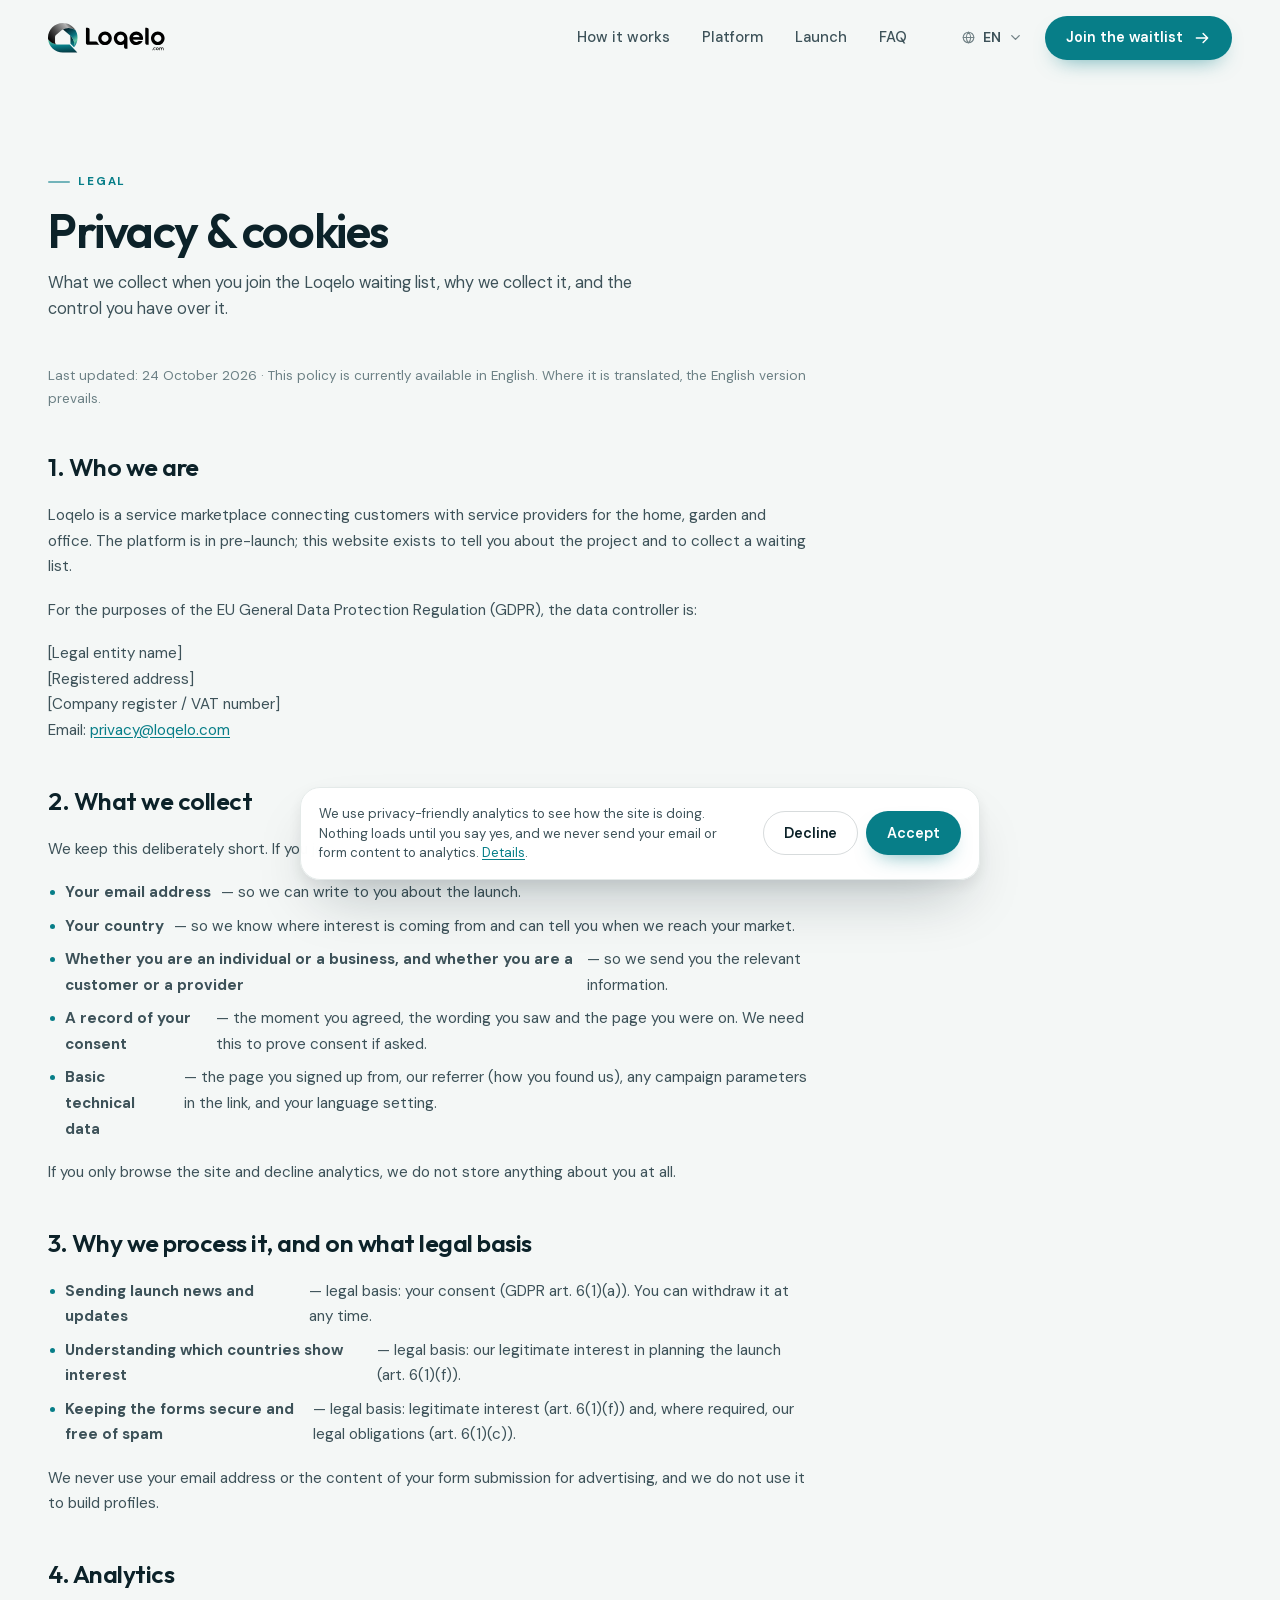
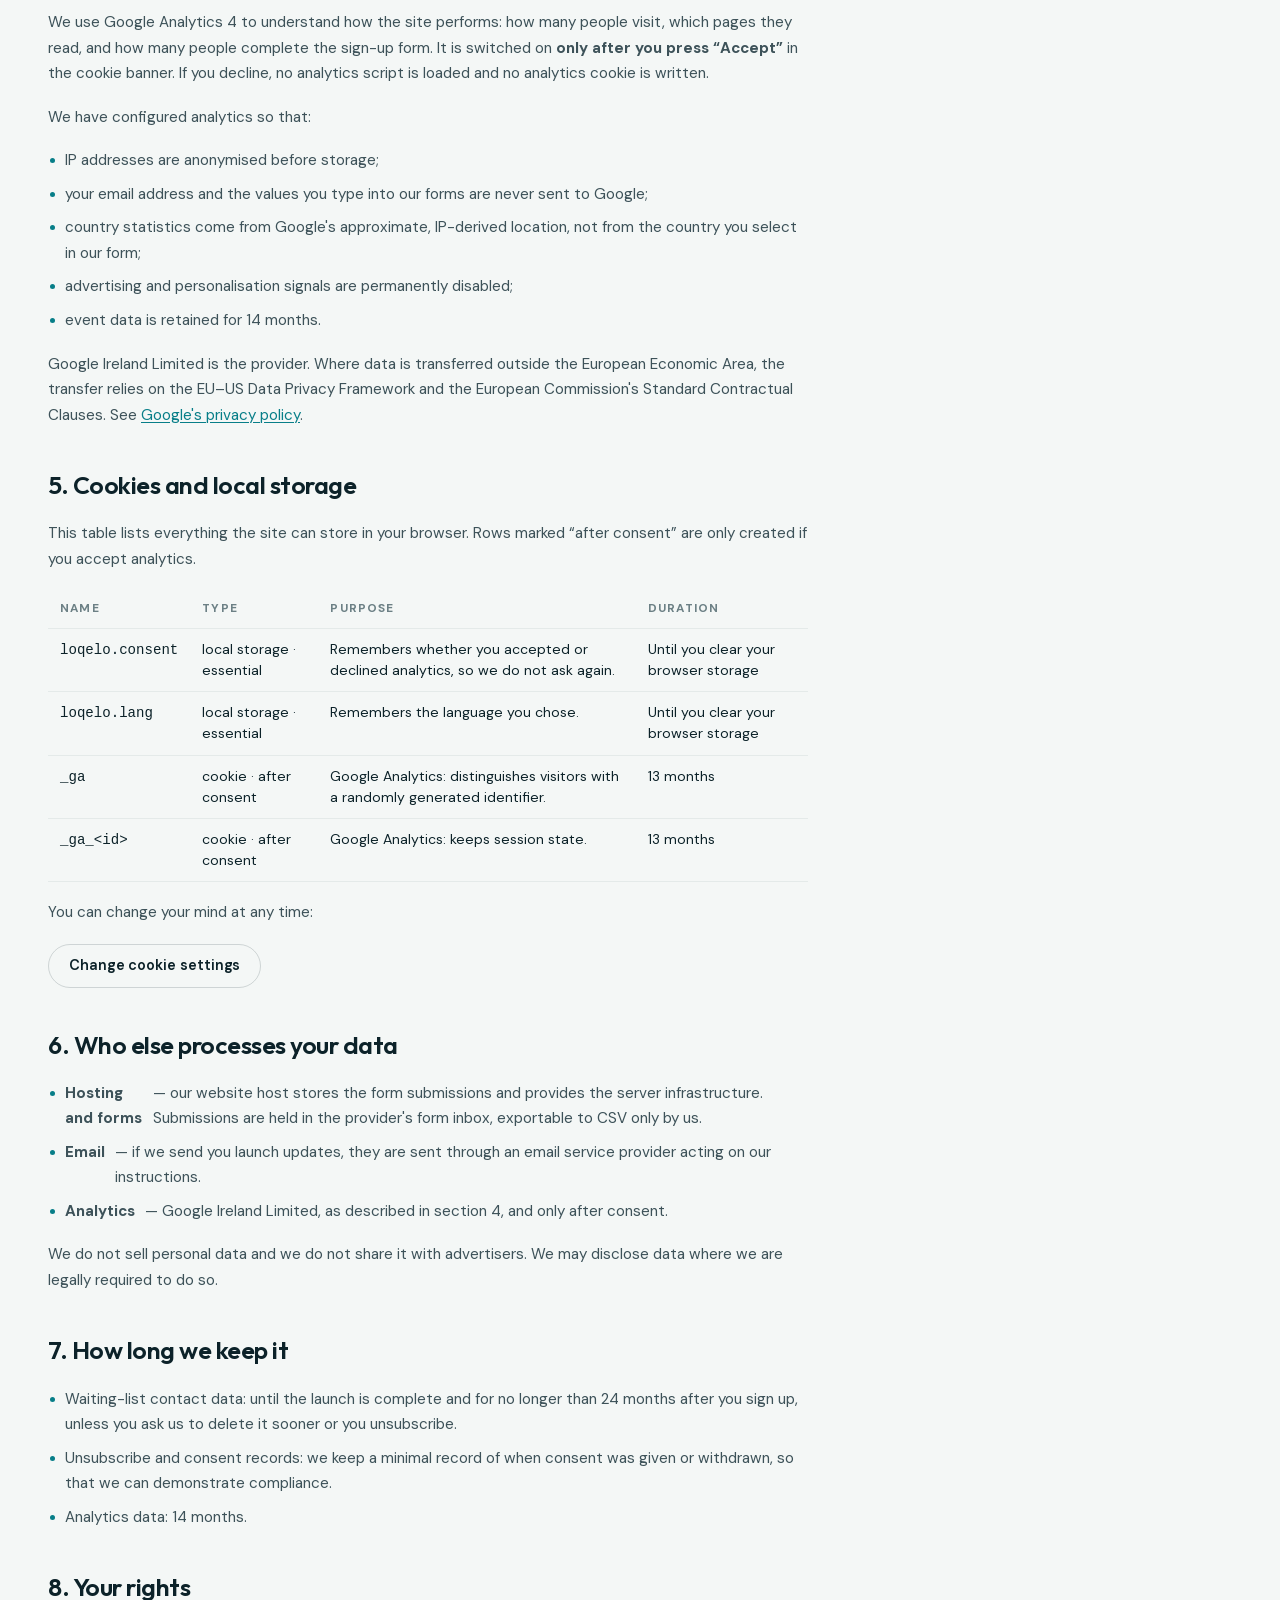
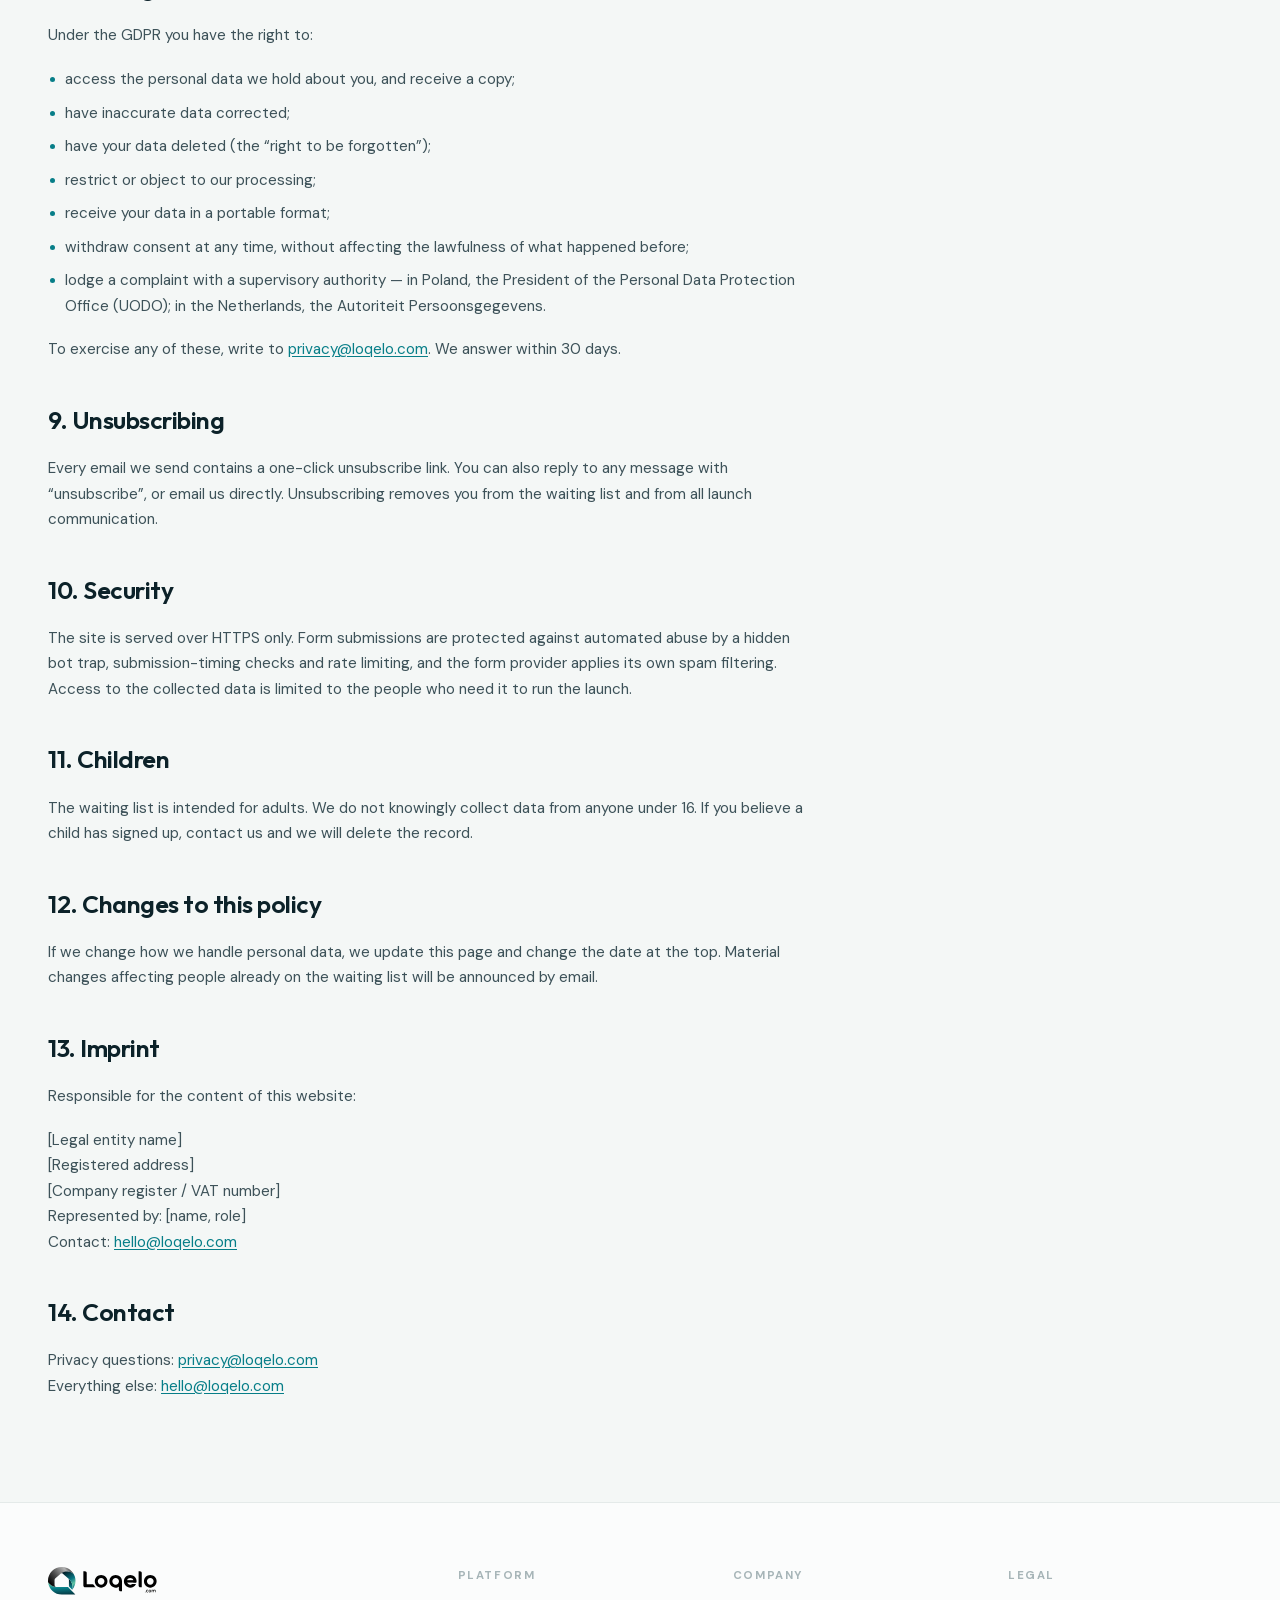
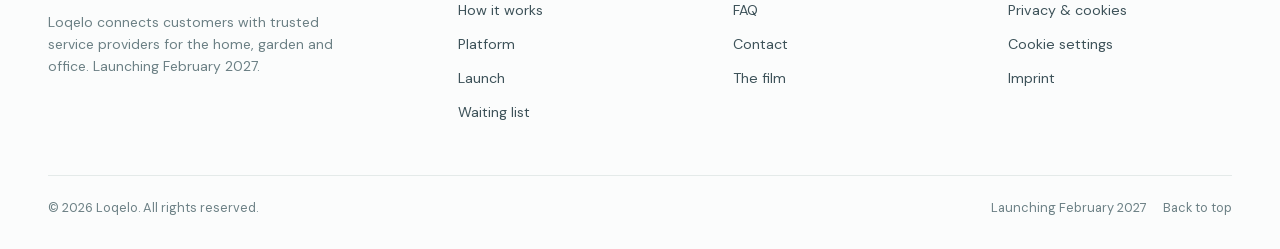
<file: public/privacy.html>
<!DOCTYPE html>
<html lang="en">
<head>
<meta charset="utf-8">
<script>document.documentElement.classList.add('js');</script>
<meta name="viewport" content="width=device-width, initial-scale=1, viewport-fit=cover">
<title>Privacy &amp; cookies — Loqelo</title>
<meta name="description" content="How Loqelo collects, uses and protects your personal data, which cookies we use, and how to exercise your rights under the GDPR.">
<link rel="canonical" href="https://loqelo.com/privacy.html">
<meta name="theme-color" content="#077E88">
<meta name="robots" content="index, follow">
<meta property="og:type" content="website">
<meta property="og:site_name" content="Loqelo">
<meta property="og:url" content="https://loqelo.com/privacy.html">
<meta property="og:title" content="Privacy &amp; cookies — Loqelo">
<meta property="og:description" content="How Loqelo collects, uses and protects your personal data, and which cookies we use.">
<meta property="og:image" content="https://loqelo.com/assets/img/og/og-cover.jpg">
<link rel="icon" href="favicon.ico" sizes="any">
<link rel="icon" type="image/png" href="assets/img/favicon-32.png" sizes="32x32">
<link rel="apple-touch-icon" href="assets/img/apple-touch-icon.png">
<link rel="manifest" href="site.webmanifest">
<link rel="preload" href="assets/fonts/outfit-var.ttf" as="font" type="font/ttf" crossorigin>
<link rel="preload" href="assets/fonts/dmsans-var.ttf" as="font" type="font/ttf" crossorigin>
<link rel="stylesheet" href="assets/css/styles.css">
</head>
<body>
<a class="skip-link" href="#main" data-i18n="a11y.skip">Skip to content</a>

<svg width="0" height="0" aria-hidden="true" focusable="false" style="position:absolute">
  <symbol id="ico-arrow" viewBox="0 0 24 24" fill="none" stroke="currentColor" stroke-width="2" stroke-linecap="round" stroke-linejoin="round"><path d="M4.5 12h15M13.5 6l6 6-6 6"/></symbol>
  <symbol id="ico-chev" viewBox="0 0 24 24" fill="none" stroke="currentColor" stroke-width="2.2" stroke-linecap="round" stroke-linejoin="round"><path d="m6 9 6 6 6-6"/></symbol>
  <symbol id="ico-up" viewBox="0 0 24 24" fill="none" stroke="currentColor" stroke-width="2.2" stroke-linecap="round" stroke-linejoin="round"><path d="M12 19V5M6 11l6-6 6 6"/></symbol>
</svg>

<header class="site-header" id="header">
  <div class="header-inner">
    <a class="brand" href="index.html" aria-label="Loqelo — home">
      <img src="assets/img/logo/loqelo.svg" width="117" height="30" alt="Loqelo">
    </a>
    <nav class="nav" aria-label="Main">
      <a href="index.html#how" data-i18n="nav.how">How it works</a>
      <a href="index.html#screens" data-i18n="nav.platform">Platform</a>
      <a href="index.html#launch" data-i18n="nav.launch">Launch</a>
      <a href="index.html#faq" data-i18n="nav.faq">FAQ</a>
    </nav>
    <div class="header-actions">
      <div class="lang" id="lang">
        <button class="lang-btn" id="langBtn" type="button" aria-haspopup="true" aria-expanded="false" aria-label="Choose language">
          <svg width="15" height="15" aria-hidden="true"><use href="assets/icons/sprite.svg#i-globe"></use></svg>
          <span id="langCurrent">EN</span>
          <svg width="13" height="13" aria-hidden="true"><use href="#ico-chev"></use></svg>
        </button>
        <div class="lang-menu" id="langMenu" role="menu" aria-labelledby="langBtn"></div>
      </div>
      <a class="btn btn--sm btn--header" href="index.html#waitlist">
        <span data-i18n="nav.cta">Join the waitlist</span>
        <svg class="arr" aria-hidden="true"><use href="#ico-arrow"></use></svg>
      </a>
      <button class="burger" id="burger" type="button" aria-label="Open menu" aria-expanded="false" aria-controls="mobileMenu">
        <span></span><span></span>
      </button>
    </div>
  </div>
</header>
<div class="mobile-menu" id="mobileMenu" hidden>
  <a href="index.html#how" data-i18n="nav.how">How it works</a>
  <a href="index.html#screens" data-i18n="nav.platform">Platform</a>
  <a href="index.html#film" data-i18n="nav.film">The film</a>
  <a href="index.html#launch" data-i18n="nav.launch">Launch</a>
  <a href="index.html#faq" data-i18n="nav.faq">FAQ</a>
  <a class="btn" href="index.html#waitlist"><span data-i18n="nav.cta">Join the waitlist</span><svg class="arr" aria-hidden="true"><use href="#ico-arrow"></use></svg></a>
</div>

<main id="main">
<div class="wrap page-hero">
  <p class="eyebrow" data-i18n="foot.legal">Legal</p>
  <h1 class="h2" style="margin-top:16px" data-i18n="privacy.title">Privacy &amp; cookies</h1>
  <p class="lede" style="margin-top:14px;max-width:640px" data-i18n="privacy.lede">What we collect when you join the Loqelo waiting list, why we collect it, and the control you have over it.</p>
</div>

<div class="wrap">
<div class="prose">
  <p class="meta">Last updated: 24 October 2026 · This policy is currently available in English. Where it is translated, the English version prevails.</p>

  <h2 id="who">1. Who we are</h2>
  <p>Loqelo is a service marketplace connecting customers with service providers for the home, garden and office. The platform is in pre-launch; this website exists to tell you about the project and to collect a waiting list.</p>
  <p>For the purposes of the EU General Data Protection Regulation (GDPR), the data controller is:</p>
  <p>[Legal entity name]<br>[Registered address]<br>[Company register / VAT number]<br>Email: <a href="mailto:privacy@loqelo.com">privacy@loqelo.com</a></p>

  <h2 id="collect">2. What we collect</h2>
  <p>We keep this deliberately short. If you join the waiting list, we collect:</p>
  <ul>
    <li><strong>Your email address</strong> — so we can write to you about the launch.</li>
    <li><strong>Your country</strong> — so we know where interest is coming from and can tell you when we reach your market.</li>
    <li><strong>Whether you are an individual or a business, and whether you are a customer or a provider</strong> — so we send you the relevant information.</li>
    <li><strong>A record of your consent</strong> — the moment you agreed, the wording you saw and the page you were on. We need this to prove consent if asked.</li>
    <li><strong>Basic technical data</strong> — the page you signed up from, our referrer (how you found us), any campaign parameters in the link, and your language setting.</li>
  </ul>
  <p>If you only browse the site and decline analytics, we do not store anything about you at all.</p>

  <h2 id="why">3. Why we process it, and on what legal basis</h2>
  <ul>
    <li><strong>Sending launch news and updates</strong> — legal basis: your consent (GDPR art. 6(1)(a)). You can withdraw it at any time.</li>
    <li><strong>Understanding which countries show interest</strong> — legal basis: our legitimate interest in planning the launch (art. 6(1)(f)).</li>
    <li><strong>Keeping the forms secure and free of spam</strong> — legal basis: legitimate interest (art. 6(1)(f)) and, where required, our legal obligations (art. 6(1)(c)).</li>
  </ul>
  <p>We never use your email address or the content of your form submission for advertising, and we do not use it to build profiles.</p>

  <h2 id="analytics">4. Analytics</h2>
  <p>We use Google Analytics 4 to understand how the site performs: how many people visit, which pages they read, and how many people complete the sign-up form. It is switched on <strong>only after you press “Accept”</strong> in the cookie banner. If you decline, no analytics script is loaded and no analytics cookie is written.</p>
  <p>We have configured analytics so that:</p>
  <ul>
    <li>IP addresses are anonymised before storage;</li>
    <li>your email address and the values you type into our forms are never sent to Google;</li>
    <li>country statistics come from Google's approximate, IP-derived location, not from the country you select in our form;</li>
    <li>advertising and personalisation signals are permanently disabled;</li>
    <li>event data is retained for 14 months.</li>
  </ul>
  <p>Google Ireland Limited is the provider. Where data is transferred outside the European Economic Area, the transfer relies on the EU–US Data Privacy Framework and the European Commission's Standard Contractual Clauses. See <a href="https://policies.google.com/privacy" rel="noopener noreferrer" target="_blank">Google's privacy policy</a>.</p>

  <h2 id="cookies">5. Cookies and local storage</h2>
  <p>This table lists everything the site can store in your browser. Rows marked “after consent” are only created if you accept analytics.</p>
  <table>
    <thead>
      <tr><th>Name</th><th>Type</th><th>Purpose</th><th>Duration</th></tr>
    </thead>
    <tbody>
      <tr>
        <td><code>loqelo.consent</code></td>
        <td>local storage · essential</td>
        <td>Remembers whether you accepted or declined analytics, so we do not ask again.</td>
        <td>Until you clear your browser storage</td>
      </tr>
      <tr>
        <td><code>loqelo.lang</code></td>
        <td>local storage · essential</td>
        <td>Remembers the language you chose.</td>
        <td>Until you clear your browser storage</td>
      </tr>
      <tr>
        <td><code>_ga</code></td>
        <td>cookie · after consent</td>
        <td>Google Analytics: distinguishes visitors with a randomly generated identifier.</td>
        <td>13 months</td>
      </tr>
      <tr>
        <td><code>_ga_&lt;id&gt;</code></td>
        <td>cookie · after consent</td>
        <td>Google Analytics: keeps session state.</td>
        <td>13 months</td>
      </tr>
    </tbody>
  </table>
  <p>You can change your mind at any time:</p>
  <p><button class="btn btn--sm btn--ghost" type="button" id="cookieSettingsBtn">Change cookie settings</button></p>

  <h2 id="processors">6. Who else processes your data</h2>
  <ul>
    <li><strong>Hosting and forms</strong> — our website host stores the form submissions and provides the server infrastructure. Submissions are held in the provider's form inbox, exportable to CSV only by us.</li>
    <li><strong>Email</strong> — if we send you launch updates, they are sent through an email service provider acting on our instructions.</li>
    <li><strong>Analytics</strong> — Google Ireland Limited, as described in section 4, and only after consent.</li>
  </ul>
  <p>We do not sell personal data and we do not share it with advertisers. We may disclose data where we are legally required to do so.</p>

  <h2 id="retention">7. How long we keep it</h2>
  <ul>
    <li>Waiting-list contact data: until the launch is complete and for no longer than 24 months after you sign up, unless you ask us to delete it sooner or you unsubscribe.</li>
    <li>Unsubscribe and consent records: we keep a minimal record of when consent was given or withdrawn, so that we can demonstrate compliance.</li>
    <li>Analytics data: 14 months.</li>
  </ul>

  <h2 id="rights">8. Your rights</h2>
  <p>Under the GDPR you have the right to:</p>
  <ul>
    <li>access the personal data we hold about you, and receive a copy;</li>
    <li>have inaccurate data corrected;</li>
    <li>have your data deleted (the “right to be forgotten”);</li>
    <li>restrict or object to our processing;</li>
    <li>receive your data in a portable format;</li>
    <li>withdraw consent at any time, without affecting the lawfulness of what happened before;</li>
    <li>lodge a complaint with a supervisory authority — in Poland, the President of the Personal Data Protection Office (UODO); in the Netherlands, the Autoriteit Persoonsgegevens.</li>
  </ul>
  <p>To exercise any of these, write to <a href="mailto:privacy@loqelo.com">privacy@loqelo.com</a>. We answer within 30 days.</p>

  <h2 id="unsubscribe">9. Unsubscribing</h2>
  <p>Every email we send contains a one-click unsubscribe link. You can also reply to any message with “unsubscribe”, or email us directly. Unsubscribing removes you from the waiting list and from all launch communication.</p>

  <h2 id="security">10. Security</h2>
  <p>The site is served over HTTPS only. Form submissions are protected against automated abuse by a hidden bot trap, submission-timing checks and rate limiting, and the form provider applies its own spam filtering. Access to the collected data is limited to the people who need it to run the launch.</p>

  <h2 id="children">11. Children</h2>
  <p>The waiting list is intended for adults. We do not knowingly collect data from anyone under 16. If you believe a child has signed up, contact us and we will delete the record.</p>

  <h2 id="changes">12. Changes to this policy</h2>
  <p>If we change how we handle personal data, we update this page and change the date at the top. Material changes affecting people already on the waiting list will be announced by email.</p>

  <h2 id="imprint">13. Imprint</h2>
  <p>Responsible for the content of this website:</p>
  <p>[Legal entity name]<br>[Registered address]<br>[Company register / VAT number]<br>Represented by: [name, role]<br>Contact: <a href="mailto:hello@loqelo.com">hello@loqelo.com</a></p>

  <h2 id="contact">14. Contact</h2>
  <p>Privacy questions: <a href="mailto:privacy@loqelo.com">privacy@loqelo.com</a><br>Everything else: <a href="mailto:hello@loqelo.com">hello@loqelo.com</a></p>
</div>
</div>
</main>

<footer class="site-footer">
  <div class="wrap">
    <div class="foot-top">
      <div class="foot-brand">
        <img src="assets/img/logo/loqelo.svg" width="109" height="28" alt="Loqelo">
        <p data-i18n="foot.blurb">Loqelo connects customers with trusted service providers for the home, garden and office. Launching February 2027.</p>
      </div>
      <div class="foot-col">
        <h4 data-i18n="foot.platform">Platform</h4>
        <ul>
          <li><a href="index.html#how" data-i18n="nav.how">How it works</a></li>
          <li><a href="index.html#screens" data-i18n="nav.platform">Platform</a></li>
          <li><a href="index.html#launch" data-i18n="nav.launch">Launch</a></li>
          <li><a href="index.html#waitlist" data-i18n="foot.join">Waiting list</a></li>
        </ul>
      </div>
      <div class="foot-col">
        <h4 data-i18n="foot.company">Company</h4>
        <ul>
          <li><a href="index.html#faq" data-i18n="nav.faq">FAQ</a></li>
          <li><a href="mailto:hello@loqelo.com" data-i18n="foot.contact">Contact</a></li>
          <li><a href="index.html#film" data-i18n="nav.film">The film</a></li>
        </ul>
      </div>
      <div class="foot-col">
        <h4 data-i18n="foot.legal">Legal</h4>
        <ul>
          <li><a href="privacy.html" aria-current="page" data-i18n="foot.privacy">Privacy &amp; cookies</a></li>
          <li><a href="privacy.html#cookies" data-i18n="foot.cookies">Cookie settings</a></li>
          <li><a href="privacy.html#imprint" data-i18n="foot.imprint">Imprint</a></li>
        </ul>
      </div>
    </div>
    <div class="foot-bottom">
      <span>© <span id="year">2026</span> Loqelo. <span data-i18n="foot.rights">All rights reserved.</span></span>
      <span class="right">
        <span data-i18n="foot.made">Launching February 2027</span>
        <a href="index.html" data-i18n="foot.top">Back to top</a>
      </span>
    </div>
  </div>
</footer>

<div class="cookie" id="cookie" role="region" aria-label="Cookie consent" hidden>
  <p data-i18n-html="ck.text">We use privacy-friendly analytics to see how the site is doing. Nothing loads until you say yes, and we never send your email or form content to analytics. <a href="privacy.html#cookies">Details</a>.</p>
  <div class="cookie-actions">
    <button class="btn btn--sm btn--ghost" type="button" data-consent="denied" data-i18n="ck.reject">Decline</button>
    <button class="btn btn--sm" type="button" data-consent="granted" data-i18n="ck.accept">Accept</button>
  </div>
</div>

<button class="to-top" id="toTop" type="button" aria-label="Back to top"><svg aria-hidden="true"><use href="#ico-up"></use></svg></button>

<script src="assets/js/config.js"></script>
<script type="module" src="assets/js/main.js"></script>
<script>
  /* the in-page button opens the consent banner */
  document.getElementById('cookieSettingsBtn')?.addEventListener('click', () => {
    const bar = document.getElementById('cookie');
    if (!bar) return;
    bar.hidden = false;
    requestAnimationFrame(() => bar.classList.add('is-visible'));
    bar.scrollIntoView({ block: 'nearest' });
  });
</script>
</body>
</html>
</file>
<file: public/assets/css/styles.css>
/* ==========================================================================
   Loqelo — pre-launch site
   Design tokens sourced from the Loqelo UI kit (tokens.css / tokens.json)
   ========================================================================== */

@font-face {
  font-family: 'Outfit';
  src: url('../fonts/outfit-var.ttf') format('truetype');
  font-weight: 100 900;
  font-display: swap;
}
@font-face {
  font-family: 'DM Sans';
  src: url('../fonts/dmsans-var.ttf') format('truetype');
  font-weight: 100 1000;
  font-display: swap;
}

:root {
  /* colour */
  --ink: #0C2229;
  --ink2: #3D5259;
  --mute: #6C8085;
  --faint: #A7B5B8;
  --line: #E4EAE9;
  --line2: #EEF2F1;
  --bg: #F4F7F6;
  --card: #FFFFFF;
  --teal: #077E88;
  --teal-d: #05626A;
  --teal-50: #E7F3F3;
  --teal-100: #CFE7E7;
  --mint: #65C8A6;
  --mint-50: #E9F7F1;
  --mint-100: #CDEEDF;
  --mint-d: #2E9A77;
  --deep: #031C26;
  --amber: #E8912C;
  --amber-50: #FDF1E2;
  --blue: #0677BA;
  --blue-50: #E6F1F8;
  --red: #D2544B;
  --red-50: #FBEAE8;

  /* radii */
  --r-s: 10px;
  --r-m: 14px;
  --r-l: 20px;
  --r-xl: 28px;
  --r-pill: 999px;

  /* shadow */
  --sh-1: 0 1px 2px rgba(12,34,41,.06), 0 1px 1px rgba(12,34,41,.04);
  --sh-2: 0 12px 32px -12px rgba(12,34,41,.18), 0 2px 6px rgba(12,34,41,.05);
  --sh-3: 0 30px 60px -20px rgba(3,28,38,.28), 0 6px 16px rgba(3,28,38,.08);
  --sh-4: 0 48px 90px -32px rgba(3,28,38,.34), 0 12px 28px -12px rgba(3,28,38,.16);

  /* type */
  --fd: 'Outfit', system-ui, -apple-system, 'Segoe UI', sans-serif;
  --ft: 'DM Sans', system-ui, -apple-system, 'Segoe UI', sans-serif;

  /* layout */
  --wrap: 1200px;
  --gutter: clamp(20px, 5vw, 48px);
  --section-y: clamp(64px, 9vw, 128px);
  --header-h: 76px;

  --ease: cubic-bezier(.22, .61, .36, 1);
  --ease-out: cubic-bezier(.16, 1, .3, 1);
}

/* --------------------------------------------------------------- reset */
*, *::before, *::after { box-sizing: border-box; }
html { -webkit-text-size-adjust: 100%; scroll-behavior: smooth; scroll-padding-top: calc(var(--header-h) + 18px); }
body {
  margin: 0;
  background: var(--bg);
  color: var(--ink);
  font-family: var(--ft);
  font-size: 16px;
  line-height: 1.5;
  -webkit-font-smoothing: antialiased;
  -moz-osx-font-smoothing: grayscale;
  overflow-x: hidden;
}
img, svg, video { display: block; max-width: 100%; }
img { height: auto; }
h1, h2, h3, h4, p, figure, blockquote { margin: 0; }
ul, ol { margin: 0; padding: 0; list-style: none; }
a { color: inherit; text-decoration: none; }
button { font: inherit; color: inherit; background: none; border: 0; cursor: pointer; }
input, select, textarea { font: inherit; color: inherit; }
[hidden] { display: none !important; }
:focus-visible { outline: 3px solid var(--teal); outline-offset: 3px; border-radius: 4px; }
::selection { background: var(--mint-100); color: var(--deep); }

.skip-link {
  position: fixed; top: 8px; left: 8px; z-index: 200;
  padding: 12px 20px; border-radius: var(--r-pill);
  background: var(--ink); color: #fff; font-weight: 600;
  transform: translateY(-160%); transition: transform .2s;
}
.skip-link:focus { transform: none; }

.wrap {
  width: 100%;
  max-width: calc(var(--wrap) + var(--gutter) * 2);
  margin-inline: auto;
  padding-inline: var(--gutter);
}
.section { padding-block: var(--section-y); position: relative; }
.section--tight { padding-block: clamp(48px, 6vw, 80px); }

/* --------------------------------------------------------------- type */
.display {
  font-family: var(--fd);
  font-weight: 600;
  font-size: clamp(2.65rem, 6.1vw, 4.65rem);
  line-height: 1.02;
  letter-spacing: -.035em;
  text-wrap: balance;
}
.h2 {
  font-family: var(--fd);
  font-weight: 600;
  font-size: clamp(1.95rem, 3.7vw, 3rem);
  line-height: 1.06;
  letter-spacing: -.03em;
  text-wrap: balance;
}
.h3 {
  font-family: var(--fd);
  font-weight: 600;
  font-size: clamp(1.2rem, 1.6vw, 1.4rem);
  line-height: 1.15;
  letter-spacing: -.02em;
}
.lede {
  font-size: clamp(1.02rem, 1.25vw, 1.15rem);
  line-height: 1.55;
  color: var(--ink2);
  text-wrap: pretty;
}
.lede a { color: var(--teal); text-decoration: underline; text-underline-offset: 2px; }
.lede a:hover { color: var(--teal-d); }
.eyebrow {
  display: inline-flex;
  align-items: center;
  gap: 8px;
  font-family: var(--ft);
  font-size: .72rem;
  font-weight: 700;
  letter-spacing: .16em;
  text-transform: uppercase;
  color: var(--teal);
}
.eyebrow::before {
  content: '';
  width: 22px; height: 2px;
  background: currentColor;
  border-radius: 2px;
  opacity: .55;
}
.eyebrow--plain::before { display: none; }
.accent { color: var(--teal); }
.section-head { max-width: 720px; display: grid; gap: 18px; }
.section-head--center { margin-inline: auto; text-align: center; justify-items: center; }

/* --------------------------------------------------------------- buttons */
.btn {
  --btn-bg: var(--teal);
  --btn-fg: #fff;
  --btn-bd: transparent;
  position: relative;
  display: inline-flex;
  align-items: center;
  justify-content: center;
  gap: 10px;
  padding: 0 26px;
  height: 52px;
  border-radius: var(--r-pill);
  background: var(--btn-bg);
  color: var(--btn-fg);
  border: 1px solid var(--btn-bd);
  font-family: var(--ft);
  font-size: .98rem;
  font-weight: 600;
  letter-spacing: -.005em;
  white-space: nowrap;
  cursor: pointer;
  transition: background .22s var(--ease), color .22s, border-color .22s,
              transform .22s var(--ease), box-shadow .28s var(--ease);
  box-shadow: 0 10px 22px -12px rgba(7,126,136,.7);
}
.btn:hover { background: var(--teal-d); transform: translateY(-2px); box-shadow: 0 18px 32px -14px rgba(7,126,136,.75); }
.btn:active { transform: translateY(0); }
.btn svg { width: 18px; height: 18px; flex: none; transition: transform .25s var(--ease); }
.btn:hover svg.arr { transform: translateX(3px); }
.btn--ghost {
  --btn-bg: transparent; --btn-fg: var(--ink); --btn-bd: rgba(12,34,41,.16);
  box-shadow: none;
}
.btn--ghost:hover { background: rgba(12,34,41,.045); border-color: rgba(12,34,41,.28); box-shadow: none; }
.btn--light { --btn-bg: #fff; --btn-fg: var(--ink); box-shadow: var(--sh-2); }
.btn--light:hover { background: #fff; }
.btn--mint { --btn-bg: var(--mint); --btn-fg: var(--deep); box-shadow: 0 10px 24px -14px rgba(101,200,166,.9); }
.btn--mint:hover { background: #7ad4b4; }
.btn--sm { height: 44px; padding: 0 20px; font-size: .9rem; }
.btn--block { width: 100%; }

.link-arrow {
  display: inline-flex; align-items: center; gap: 7px;
  font-weight: 600; font-size: .94rem; color: var(--teal);
  transition: gap .2s var(--ease), color .2s;
}
.link-arrow:hover { gap: 11px; color: var(--teal-d); }
.link-arrow svg { width: 15px; height: 15px; }

/* --------------------------------------------------------------- header */
.site-header {
  position: fixed; inset: 0 0 auto; z-index: 90;
  height: var(--header-h);
  display: flex; align-items: center;
  transition: background .3s var(--ease), box-shadow .3s var(--ease), backdrop-filter .3s, border-color .3s;
  border-bottom: 1px solid transparent;
}
.site-header.is-stuck {
  background: rgba(250, 252, 251, .82);
  -webkit-backdrop-filter: saturate(180%) blur(18px);
  backdrop-filter: saturate(180%) blur(18px);
  border-bottom-color: rgba(12,34,41,.07);
  box-shadow: 0 8px 30px -22px rgba(3,28,38,.5);
}
.header-inner {
  width: 100%;
  max-width: calc(var(--wrap) + var(--gutter) * 2);
  margin-inline: auto;
  padding-inline: var(--gutter);
  display: flex; align-items: center; gap: 28px;
}
.brand { display: flex; align-items: center; flex: none; }
.brand img, .brand svg { height: 30px; width: auto; }
/* On the landing page the logo already leads the hero, so the header logo
   fades in once the hero logo has scrolled away. */
.site-header[data-top-logo] .brand { opacity: 0; visibility: hidden; transition: opacity .3s var(--ease), visibility .3s; }
.site-header[data-top-logo].is-stuck .brand { opacity: 1; visibility: visible; }
.nav {
  display: flex; align-items: center; gap: 4px;
  margin-inline-start: auto;
}
.nav a {
  position: relative;
  padding: 9px 14px;
  border-radius: var(--r-pill);
  font-size: .92rem;
  font-weight: 500;
  color: var(--ink2);
  transition: color .18s, background .18s;
}
.nav a:hover { color: var(--ink); background: rgba(12,34,41,.05); }
.header-actions { display: flex; align-items: center; gap: 10px; flex: none; }

/* language switcher */
.lang {
  position: relative;
  display: flex; align-items: center;
}
.lang-btn {
  display: inline-flex; align-items: center; gap: 7px;
  height: 42px; padding: 0 12px;
  border-radius: var(--r-pill);
  font-size: .88rem; font-weight: 600; color: var(--ink2);
  transition: background .18s, color .18s;
}
.lang-btn:hover { background: rgba(12,34,41,.05); color: var(--ink); }
.lang-btn svg { width: 15px; height: 15px; opacity: .7; transition: transform .25s; }
.lang[data-open="true"] .lang-btn svg { transform: rotate(180deg); }
.lang-menu {
  position: absolute; top: calc(100% + 8px); right: 0; z-index: 5;
  min-width: 178px; padding: 6px;
  background: #fff; border: 1px solid var(--line);
  border-radius: var(--r-m); box-shadow: var(--sh-3);
  display: grid; gap: 2px;
  opacity: 0; visibility: hidden; transform: translateY(-6px);
  transition: opacity .18s, transform .22s var(--ease), visibility .18s;
}
.lang[data-open="true"] .lang-menu { opacity: 1; visibility: visible; transform: none; }
.lang-menu button {
  display: flex; align-items: center; justify-content: space-between; gap: 10px;
  padding: 10px 12px; border-radius: var(--r-s);
  font-size: .9rem; font-weight: 500; text-align: left;
  transition: background .15s;
}
.lang-menu button:hover { background: var(--bg); }
.lang-menu button[aria-checked="true"] { color: var(--teal); font-weight: 600; background: var(--teal-50); }
.lang-code { font-size: .72rem; font-weight: 700; letter-spacing: .08em; color: var(--mute); }
.lang-menu button[aria-checked="true"] .lang-code { color: var(--teal); }

/* mobile nav */
.burger {
  display: none;
  width: 46px; height: 46px;
  border-radius: var(--r-pill);
  border: 1px solid rgba(12,34,41,.14);
  align-items: center; justify-content: center;
}
.burger span { display: block; width: 18px; height: 1.8px; background: var(--ink); border-radius: 2px; transition: transform .3s var(--ease), opacity .2s; }
.burger span + span { margin-top: 5px; }
.mobile-menu {
  position: fixed; inset: var(--header-h) 0 auto; z-index: 89;
  background: rgba(250,252,251,.98);
  -webkit-backdrop-filter: blur(20px); backdrop-filter: blur(20px);
  border-bottom: 1px solid var(--line);
  padding: 18px var(--gutter) 26px;
  display: grid; gap: 4px;
  transform-origin: top;
  animation: menuIn .28s var(--ease-out);
}
@keyframes menuIn { from { opacity: 0; transform: translateY(-10px); } }
.mobile-menu a {
  padding: 14px 6px; font-family: var(--fd); font-size: 1.1rem; font-weight: 500;
  border-bottom: 1px solid var(--line2);
}
.mobile-menu .btn { margin-top: 14px; }

/* --------------------------------------------------------------- hero */
.hero {
  position: relative;
  padding-top: calc(var(--header-h) + clamp(40px, 5.5vw, 76px));
  padding-bottom: clamp(48px, 6vw, 92px);
  overflow: hidden;
}
.hero-glow {
  position: absolute; z-index: 0; pointer-events: none;
  inset: -20% -10% auto;
  height: 900px;
  background:
    radial-gradient(46% 44% at 18% 30%, rgba(101,200,166,.30), transparent 70%),
    radial-gradient(40% 40% at 78% 12%, rgba(7,126,136,.20), transparent 70%),
    radial-gradient(50% 50% at 60% 60%, rgba(207,231,231,.55), transparent 72%);
  filter: blur(10px);
}
.hero-grid-lines {
  position: absolute; inset: 0; z-index: 0; pointer-events: none;
  background-image:
    linear-gradient(rgba(12,34,41,.045) 1px, transparent 1px),
    linear-gradient(90deg, rgba(12,34,41,.045) 1px, transparent 1px);
  background-size: 76px 76px;
  mask-image: radial-gradient(80% 60% at 50% 0%, #000 0%, transparent 78%);
  -webkit-mask-image: radial-gradient(80% 60% at 50% 0%, #000 0%, transparent 78%);
}
.hero-inner { position: relative; z-index: 1; display: grid; gap: clamp(40px, 5vw, 64px); }
.hero-copy { display: grid; gap: 26px; max-width: 660px; justify-items: start; }
.hero-logo { height: clamp(38px, 4.6vw, 54px); width: auto; }
.hero h1 { font-family: var(--fd); font-weight: 600; letter-spacing: -.038em; line-height: .98; font-size: clamp(2.35rem, 7.1vw, 5.15rem); text-wrap: balance; }
.hero h1 .line2 { display: block; }
/* marker-style highlight behind two words; kept on one line so the swipe stays whole */
.hero h1 .hl {
  padding: 0 .08em;
  white-space: nowrap;
  background-image: linear-gradient(180deg, transparent 52%, var(--mint-100) 52%, var(--mint-100) 90%, transparent 90%);
  -webkit-box-decoration-break: clone;
  box-decoration-break: clone;
}
.hero-sub { max-width: 520px; font-size: clamp(1.02rem, 1.35vw, 1.16rem); color: var(--ink2); text-wrap: pretty; }
.hero-cta { display: flex; flex-wrap: wrap; gap: 12px; align-items: center; }
.hero-trust {
  display: flex; flex-wrap: wrap; gap: 10px 24px;
  font-size: .84rem; color: var(--mute); font-weight: 500;
}
.hero-trust li { display: flex; align-items: center; gap: 8px; }
.hero-trust svg { width: 15px; height: 15px; color: var(--mint-d); flex: none; }

.launch-pill {
  display: inline-flex; align-items: center; gap: 10px;
  flex-wrap: wrap; row-gap: 7px;
  padding: 7px 14px 7px 7px;
  background: #fff;
  border: 1px solid var(--line);
  border-radius: var(--r-pill);
  box-shadow: var(--sh-1);
  font-size: .84rem; font-weight: 600; color: var(--ink2);
}
.launch-pill > span { white-space: nowrap; }
.launch-pill b {
  display: inline-flex; align-items: center; gap: 7px;
  padding: 6px 13px; border-radius: var(--r-pill);
  background: var(--teal-50); color: var(--teal-d);
  font-size: .74rem; font-weight: 700; letter-spacing: .1em; text-transform: uppercase;
  white-space: nowrap;
}
.dot-live {
  width: 6px; height: 6px; border-radius: 50%; background: var(--mint-d);
  box-shadow: 0 0 0 0 rgba(46,154,119,.6);
  animation: pulse 2.4s infinite;
}
@keyframes pulse {
  0% { box-shadow: 0 0 0 0 rgba(46,154,119,.5); }
  70% { box-shadow: 0 0 0 7px rgba(46,154,119,0); }
  100% { box-shadow: 0 0 0 0 rgba(46,154,119,0); }
}

/* hero product shot */
.hero-visual { position: relative; }
.browser {
  position: relative;
  border-radius: var(--r-l);
  background: #fff;
  box-shadow: var(--sh-4);
  border: 1px solid rgba(12,34,41,.08);
  overflow: hidden;
}
.browser-bar {
  display: flex; align-items: center; gap: 10px;
  height: 42px; padding: 0 14px;
  background: linear-gradient(#FBFCFC, #F4F7F6);
  border-bottom: 1px solid var(--line);
}
.browser-dots { display: flex; gap: 6px; flex: none; }
.browser-dots i { width: 9px; height: 9px; border-radius: 50%; background: #D8E0DF; display: block; }
.browser-url {
  flex: 1; min-width: 0;
  display: flex; align-items: center; justify-content: center; gap: 7px;
  height: 24px; padding: 0 12px;
  border-radius: var(--r-pill);
  background: #fff; border: 1px solid var(--line);
  font-size: .72rem; color: var(--mute); font-weight: 500;
  overflow: hidden; white-space: nowrap;
}
.browser-url svg { width: 11px; height: 11px; flex: none; opacity: .55; }
.browser-shot {
  aspect-ratio: 16 / 10.6;
  overflow: hidden;
  background: var(--bg);
}
.browser-shot--fade {
  -webkit-mask-image: linear-gradient(180deg, #000 86%, rgba(0,0,0,.5) 96%, transparent 100%);
  mask-image: linear-gradient(180deg, #000 86%, rgba(0,0,0,.5) 96%, transparent 100%);
}
.browser-shot img {
  width: 100%; height: 100%;
  object-fit: cover; object-position: top center;
  transition: transform .8s var(--ease-out);
}
.hero-visual .browser-shot { aspect-ratio: 16 / 10.1; }

.float-card {
  position: absolute; z-index: 2;
  display: flex; align-items: center; gap: 11px;
  padding: 11px 15px;
  background: rgba(255,255,255,.94);
  -webkit-backdrop-filter: blur(12px); backdrop-filter: blur(12px);
  border: 1px solid rgba(255,255,255,.9);
  border-radius: var(--r-m);
  box-shadow: 0 18px 40px -18px rgba(3,28,38,.45);
  font-size: .82rem;
  animation: floaty 7s ease-in-out infinite;
}
.float-card--a { left: -14px; bottom: 46px; }
.float-card--b { right: -10px; top: 82px; animation-delay: -3.4s; }
@keyframes floaty { 50% { transform: translateY(-9px); } }
.float-card .ic {
  width: 34px; height: 34px; border-radius: 10px; flex: none;
  display: grid; place-items: center;
  background: var(--teal-50); color: var(--teal);
}
.float-card .ic svg { width: 17px; height: 17px; }
.float-card .ic--mint { background: var(--mint-50); color: var(--mint-d); }
.float-card b { font-family: var(--fd); font-size: .9rem; font-weight: 600; display: block; letter-spacing: -.01em; }
.float-card span { color: var(--mute); font-size: .76rem; }

/* --------------------------------------------------------------- marquee */
.marquee {
  --speed: 46s;
  position: relative;
  padding-block: 22px;
  border-block: 1px solid var(--line);
  background: #fff;
  overflow: hidden;
  mask-image: linear-gradient(90deg, transparent, #000 6%, #000 94%, transparent);
  -webkit-mask-image: linear-gradient(90deg, transparent, #000 6%, #000 94%, transparent);
}
.marquee-track {
  display: flex; width: max-content; gap: 12px;
  animation: scrollX var(--speed) linear infinite;
}
.marquee:hover .marquee-track { animation-play-state: paused; }
@keyframes scrollX { to { transform: translateX(-50%); } }
.cat-chip {
  display: inline-flex; align-items: center; gap: 10px;
  padding: 10px 18px 10px 12px;
  border-radius: var(--r-pill);
  background: var(--bg);
  border: 1px solid var(--line2);
  font-size: .88rem; font-weight: 600; color: var(--ink2);
  white-space: nowrap;
}
.cat-chip svg { width: 17px; height: 17px; color: var(--teal); }

/* --------------------------------------------------------------- film */
.film-grid { display: grid; gap: clamp(32px, 4.5vw, 64px); align-items: center; }
.film-facts { display: grid; gap: 16px; margin-top: 30px; }
.film-facts li { display: flex; gap: 12px; align-items: flex-start; font-size: .95rem; color: var(--ink2); }
.film-facts svg { width: 19px; height: 19px; color: var(--mint-d); flex: none; margin-top: 2px; }
.film-facts b { color: var(--ink); font-weight: 600; }

.film-player {
  position: relative;
  aspect-ratio: 16 / 9;
  border-radius: var(--r-l);
  overflow: hidden;
  background: var(--deep);
  box-shadow: var(--sh-3);
  cursor: pointer;
  isolation: isolate;
}
.film-player img {
  width: 100%; height: 100%; object-fit: cover;
  transition: transform 1s var(--ease-out), opacity .4s;
}
.film-player::after {
  content: '';
  position: absolute; inset: 0;
  background: linear-gradient(180deg, rgba(3,28,38,.18) 0%, rgba(3,28,38,0) 35%, rgba(3,28,38,.42) 100%);
}
.film-player:hover img { transform: scale(1.035); }
.play-btn {
  position: absolute; inset: 0; margin: auto; z-index: 2;
  width: 82px; height: 82px;
  border-radius: 50%;
  display: grid; place-items: center;
  background: rgba(255,255,255,.96);
  color: var(--teal);
  box-shadow: 0 20px 44px -16px rgba(3,28,38,.6);
  transition: transform .3s var(--ease), background .2s;
}
.play-btn::before {
  content: '';
  position: absolute; inset: -10px;
  border-radius: 50%;
  border: 1px solid rgba(255,255,255,.55);
  animation: ring 2.8s ease-out infinite;
}
@keyframes ring {
  0% { transform: scale(.92); opacity: .9; }
  100% { transform: scale(1.22); opacity: 0; }
}
.film-player:hover .play-btn { transform: scale(1.07); background: #fff; }
.play-btn svg { width: 26px; height: 26px; margin-left: 4px; }
.film-meta {
  position: absolute; z-index: 2; left: 20px; bottom: 18px; right: 20px;
  display: flex; align-items: center; justify-content: space-between; gap: 12px;
  color: #fff; font-size: .82rem; font-weight: 500;
}
.film-meta .tag {
  padding: 5px 11px; border-radius: var(--r-pill);
  background: rgba(255,255,255,.16);
  border: 1px solid rgba(255,255,255,.28);
  -webkit-backdrop-filter: blur(8px); backdrop-filter: blur(8px);
  font-size: .7rem; font-weight: 700; letter-spacing: .1em; text-transform: uppercase;
}
.film-meta > span:last-child { margin-left: auto; }

/* --------------------------------------------------------------- screens */
.screens { background: #fff; border-block: 1px solid var(--line); }
.tabs {
  display: flex; flex-wrap: wrap; gap: 7px;
  margin-top: 34px;
  padding: 6px;
  border-radius: var(--r-pill);
  background: var(--bg);
  border: 1px solid var(--line);
  width: fit-content;
  max-width: 100%;
  overflow-x: auto;
  scrollbar-width: none;
}
.tabs::-webkit-scrollbar { display: none; }
.tab {
  padding: 10px 18px;
  border-radius: var(--r-pill);
  font-size: .87rem; font-weight: 600; color: var(--ink2);
  white-space: nowrap;
  transition: background .2s, color .2s, box-shadow .2s;
}
.tab:hover { color: var(--ink); }
.tab[aria-selected="true"] {
  background: #fff; color: var(--teal-d);
  box-shadow: var(--sh-1);
}
.screen-stage { position: relative; margin-top: 28px; }
.screen-pane { display: none; }
.screen-pane.is-active { display: block; animation: fadeUp .5s var(--ease-out); }
@keyframes fadeUp { from { opacity: 0; transform: translateY(10px); } }
.screen-caption {
  display: flex; flex-wrap: wrap; align-items: baseline; gap: 6px 14px;
  margin-top: 18px; font-size: .88rem; color: var(--mute);
}
.screen-caption b { color: var(--ink); font-weight: 600; font-size: .95rem; }
.screen-cta { margin-top: 40px; display: flex; flex-wrap: wrap; gap: 16px; align-items: center; justify-content: space-between; }

/* mobile phones */
.phones {
  display: grid; grid-template-columns: repeat(3, minmax(0, 1fr)); gap: clamp(14px, 2.4vw, 30px);
  margin-top: clamp(40px, 5vw, 64px);
  align-items: start;
}
.phone {
  position: relative;
  border-radius: 30px;
  background: #0B1F26;
  padding: 8px;
  box-shadow: var(--sh-3);
  border: 1px solid rgba(255,255,255,.08);
}
.phone::before {
  content: '';
  position: absolute; top: 14px; left: 50%; transform: translateX(-50%);
  width: 74px; height: 18px; border-radius: var(--r-pill);
  background: #06171D; z-index: 2;
}
.phone img { border-radius: 23px; width: 100%; }
.phone:nth-child(2) { margin-top: clamp(14px, 2.4vw, 34px); }

/* --------------------------------------------------------------- how */
.how { background: var(--deep); color: #fff; overflow: hidden; }
.how::before {
  content: '';
  position: absolute; inset: auto -10% -60% 30%;
  height: 620px;
  background: radial-gradient(50% 50% at 50% 50%, rgba(7,126,136,.42), transparent 70%);
  pointer-events: none;
}
.how .eyebrow { color: var(--mint); }
.how .h2 { color: #fff; }
.how .lede { color: rgba(255,255,255,.66); }
.steps {
  position: relative;
  display: grid;
  grid-template-columns: repeat(4, minmax(0, 1fr));
  gap: clamp(18px, 2.4vw, 34px);
  margin-top: clamp(44px, 5.5vw, 72px);
}
.steps::before {
  content: '';
  position: absolute; top: 34px; left: 6%; right: 6%;
  height: 1px;
  background: linear-gradient(90deg, rgba(255,255,255,.06), rgba(101,200,166,.42), rgba(255,255,255,.06));
}
.step { position: relative; display: grid; gap: 16px; align-content: start; }
.step-ic {
  position: relative; z-index: 1;
  width: 68px; height: 68px;
  border-radius: 20px;
  display: grid; place-items: center;
  background: linear-gradient(160deg, rgba(255,255,255,.14), rgba(255,255,255,.04));
  border: 1px solid rgba(255,255,255,.14);
  color: var(--mint);
  box-shadow: 0 18px 40px -22px rgba(0,0,0,.9);
  transition: transform .35s var(--ease), border-color .35s, background .35s;
}
.step:hover .step-ic { transform: translateY(-5px); border-color: rgba(101,200,166,.5); }
.step-ic svg { width: 28px; height: 28px; color: #7FDCB8; }
.step-num {
  position: absolute; top: -9px; right: -9px;
  min-width: 26px; height: 26px; padding: 0 6px;
  border-radius: var(--r-pill);
  display: grid; place-items: center;
  background: var(--mint); color: var(--deep);
  font-size: .72rem; font-weight: 700; letter-spacing: .02em;
  font-family: var(--ft);
}
.step h3 { color: #fff; font-family: var(--fd); font-size: 1.16rem; font-weight: 600; letter-spacing: -.02em; }
.step p { color: rgba(255,255,255,.6); font-size: .92rem; line-height: 1.55; }

.how-quote {
  margin-top: clamp(44px, 5vw, 68px);
  padding: clamp(22px, 3vw, 34px) clamp(24px, 3.4vw, 40px);
  border-radius: var(--r-l);
  background: rgba(255,255,255,.05);
  border: 1px solid rgba(255,255,255,.1);
  display: flex; flex-wrap: wrap; align-items: center; justify-content: space-between; gap: 20px;
}
.how-quote p { font-family: var(--fd); font-size: clamp(1.02rem, 1.6vw, 1.3rem); font-weight: 500; letter-spacing: -.02em; color: rgba(255,255,255,.9); max-width: 620px; }
.how-quote p em { font-style: normal; color: var(--mint); }

/* --------------------------------------------------------------- audiences */
.aud-grid { display: grid; grid-template-columns: repeat(2, minmax(0, 1fr)); gap: clamp(18px, 2.6vw, 30px); margin-top: clamp(38px, 4.5vw, 56px); }
.aud {
  position: relative;
  display: grid;
  grid-template-rows: 1fr auto;
  overflow: hidden;
  border-radius: var(--r-xl);
  background: #fff;
  border: 1px solid var(--line);
  box-shadow: var(--sh-1);
  transition: transform .4s var(--ease), box-shadow .4s var(--ease), border-color .4s;
}
.aud:hover { transform: translateY(-4px); box-shadow: var(--sh-2); border-color: var(--teal-100); }
.aud-body { padding: clamp(26px, 3vw, 40px); display: grid; gap: 16px; align-content: start; }
.aud-tag {
  display: inline-flex; align-items: center; gap: 8px; width: fit-content;
  font-size: .71rem; font-weight: 700; letter-spacing: .14em; text-transform: uppercase; color: var(--teal);
}
.aud-tag svg { width: 15px; height: 15px; }
.aud h3 { font-family: var(--fd); font-size: clamp(1.4rem, 2.3vw, 1.85rem); font-weight: 600; letter-spacing: -.028em; line-height: 1.1; }
.aud p { color: var(--ink2); font-size: .95rem; }
.aud ul { display: grid; gap: 9px; margin-top: 4px; }
.aud li { display: flex; gap: 9px; align-items: flex-start; font-size: .89rem; color: var(--ink2); }
.aud li svg { width: 16px; height: 16px; color: var(--mint-d); flex: none; margin-top: 2px; }
.aud-img { position: relative; aspect-ratio: 16 / 7; overflow: hidden; }
.aud-img img { width: 100%; height: 100%; object-fit: cover; transition: transform .8s var(--ease-out); }
.aud:hover .aud-img img { transform: scale(1.05); }
.aud-img::after { content: ''; position: absolute; inset: 0; background: linear-gradient(0deg, #fff 0%, rgba(255,255,255,0) 34%); }
.aud--pro .aud-img::after { background: linear-gradient(0deg, #fff 0%, rgba(255,255,255,0) 34%); }
.aud-cta { padding: 0 clamp(26px, 3vw, 40px) clamp(26px, 3vw, 36px); }

/* --------------------------------------------------------------- launch */
.launch { background: #fff; border-block: 1px solid var(--line); }
.launch-grid { display: grid; gap: clamp(34px, 4.5vw, 60px); grid-template-columns: 1.05fr .95fr; align-items: start; }
.countdown { display: grid; grid-template-columns: repeat(4, minmax(0, 1fr)); gap: 10px; margin-top: 30px; }
.cd-box {
  padding: 18px 8px 14px;
  border-radius: var(--r-m);
  background: var(--bg);
  border: 1px solid var(--line);
  text-align: center;
}
.cd-num {
  display: block;
  font-family: var(--fd);
  font-size: clamp(1.7rem, 3.4vw, 2.5rem);
  font-weight: 600;
  letter-spacing: -.03em;
  font-variant-numeric: tabular-nums;
  line-height: 1;
  color: var(--ink);
}
.cd-lab { display: block; margin-top: 8px; font-size: .68rem; font-weight: 700; letter-spacing: .13em; text-transform: uppercase; color: var(--mute); }

/* roadmap */
.roadmap { display: grid; gap: 0; }
.rm {
  position: relative;
  padding-left: 34px;
  padding-bottom: 26px;
}
.rm:last-child { padding-bottom: 0; }
.rm::before {
  content: ''; position: absolute; left: 6.5px; top: 20px; bottom: 0; width: 1px;
  background: var(--line);
}
.rm:last-child::before { display: none; }
.rm-dot {
  position: absolute; left: 0; top: 3px;
  width: 15px; height: 15px; border-radius: 50%;
  background: #fff; border: 2px solid var(--faint);
}
.rm--done .rm-dot { border-color: var(--mint-d); background: var(--mint-d); box-shadow: 0 0 0 4px var(--mint-50); }
.rm--now .rm-dot { border-color: var(--teal); background: #fff; box-shadow: 0 0 0 4px var(--teal-50); }
.rm-when {
  display: block;
  font-size: .72rem; font-weight: 700; letter-spacing: .1em; text-transform: uppercase;
  color: var(--mute); margin-bottom: 4px;
}
.rm-body h4 { font-family: var(--fd); font-size: 1rem; font-weight: 600; letter-spacing: -.012em; }
.rm-body p { font-size: .87rem; color: var(--ink2); line-height: 1.5; margin-top: 2px; }
.rm--now .rm-when { color: var(--teal); }
.rm--now h4 { color: var(--teal-d); }

.panel {
  border-radius: var(--r-l);
  background: var(--bg);
  border: 1px solid var(--line);
  padding: clamp(22px, 2.6vw, 32px);
}
.panel--sticky { position: sticky; top: calc(var(--header-h) + 24px); }
.panel h3 { font-family: var(--fd); font-size: 1.15rem; font-weight: 600; letter-spacing: -.02em; }
.panel p { font-size: .9rem; color: var(--ink2); margin-top: 8px; }

/* countries */
.chips { display: flex; flex-wrap: wrap; gap: 8px; margin-top: 18px; }
.chip {
  display: inline-flex; align-items: center; gap: 7px;
  padding: 7px 13px; border-radius: var(--r-pill);
  background: #fff; border: 1px solid var(--line);
  font-size: .81rem; font-weight: 500; color: var(--ink2);
}
.chip svg { width: 14px; height: 14px; color: var(--teal); }

/* --------------------------------------------------------------- waitlist */
.waitlist {
  position: relative;
  background:
    radial-gradient(60% 50% at 50% 0%, rgba(207,231,231,.7), transparent 70%),
    var(--bg);
  overflow: hidden;
}
.wl-grid {
  display: grid;
  grid-template-columns: .85fr 1.15fr;
  gap: clamp(30px, 4vw, 62px);
  align-items: start;
  margin-top: clamp(34px, 4vw, 48px);
}
.wl-aside { display: grid; gap: 22px; align-content: start; }
.wl-points { display: grid; gap: 18px; }
.wl-points li { display: flex; gap: 14px; }
.wl-points .ic {
  width: 40px; height: 40px; flex: none; border-radius: 12px;
  display: grid; place-items: center;
  background: #fff; border: 1px solid var(--line); color: var(--teal);
  box-shadow: var(--sh-1);
}
.wl-points .ic svg { width: 19px; height: 19px; }
.wl-points b { display: block; font-family: var(--fd); font-size: .96rem; font-weight: 600; letter-spacing: -.015em; }
.wl-points span { font-size: .86rem; color: var(--mute); line-height: 1.45; display: block; margin-top: 2px; }

.wl-card {
  background: #fff;
  border: 1px solid var(--line);
  border-radius: var(--r-xl);
  box-shadow: var(--sh-3);
  overflow: hidden;
}
.wl-tabs {
  display: grid; grid-template-columns: 1fr 1fr;
  padding: 7px; gap: 6px;
  background: var(--bg);
  border-bottom: 1px solid var(--line);
}
.wl-tab {
  display: flex; align-items: center; justify-content: center; gap: 9px;
  padding: 14px 12px;
  border-radius: var(--r-m);
  font-size: .92rem; font-weight: 600; color: var(--ink2);
  transition: background .2s, color .2s, box-shadow .2s;
}
.wl-tab svg { width: 17px; height: 17px; opacity: .75; }
.wl-tab:hover { color: var(--ink); background: rgba(255,255,255,.6); }
.wl-tab[aria-selected="true"] { background: #fff; color: var(--teal-d); box-shadow: var(--sh-1); }
.wl-tab[aria-selected="true"] svg { opacity: 1; color: var(--teal); }

.wl-body { padding: clamp(22px, 3.2vw, 36px); }
.wl-pane { display: none; }
.wl-pane.is-active { display: block; animation: fadeUp .4s var(--ease-out); }
.wl-pane > p.wl-intro { font-size: .92rem; color: var(--ink2); margin-bottom: 22px; }

.field { display: grid; gap: 7px; margin-bottom: 16px; }
.field label, .field .lab {
  font-size: .81rem; font-weight: 600; color: var(--ink2);
  display: flex; align-items: center; gap: 6px;
}
.field .req { color: var(--teal); }
.field .opt { font-weight: 500; color: var(--faint); font-size: .76rem; }
.control {
  width: 100%; height: 50px;
  padding: 0 15px;
  border-radius: var(--r-s);
  border: 1px solid var(--line);
  background: #FCFDFD;
  font-size: .94rem;
  transition: border-color .18s, box-shadow .18s, background .18s;
}
.control::placeholder { color: var(--faint); }
.control:hover { border-color: #D3DEDC; }
.control:focus {
  outline: none;
  background: #fff;
  border-color: var(--teal);
  box-shadow: 0 0 0 4px rgba(7,126,136,.12);
}
select.control {
  appearance: none;
  background-image: url("data:image/svg+xml,%3Csvg xmlns='http://www.w3.org/2000/svg' viewBox='0 0 24 24' fill='none' stroke='%2376898E' stroke-width='2.2' stroke-linecap='round' stroke-linejoin='round'%3E%3Cpath d='m6 9 6 6 6-6'/%3E%3C/svg%3E");
  background-repeat: no-repeat;
  background-position: right 14px center;
  background-size: 16px;
  padding-right: 42px;
}
.field-row { display: grid; grid-template-columns: 1fr 1fr; gap: 14px; }

.seg {
  display: grid; grid-template-columns: 1fr 1fr; gap: 8px;
}
.seg label {
  position: relative;
  display: flex; align-items: center; justify-content: center;
  gap: 8px;
  height: 46px;
  border-radius: var(--r-s);
  border: 1px solid var(--line);
  background: #FCFDFD;
  font-size: .88rem; font-weight: 600; color: var(--ink2);
  cursor: pointer;
  transition: border-color .18s, background .18s, color .18s;
}
.seg label:hover { border-color: #D3DEDC; }
.seg input { position: absolute; opacity: 0; width: 1px; height: 1px; }
.seg input:focus-visible + span { outline: 3px solid var(--teal); outline-offset: 3px; border-radius: 4px; }
.seg input:checked ~ span { color: var(--teal-d); }
.seg label:has(input:checked) {
  border-color: var(--teal);
  background: var(--teal-50);
  color: var(--teal-d);
  box-shadow: inset 0 0 0 1px var(--teal);
}
.seg label span { display: inline-flex; align-items: center; gap: 7px; }
.seg svg { width: 16px; height: 16px; }

.consent {
  display: flex; gap: 11px; align-items: flex-start;
  margin-top: 6px;
  padding: 14px;
  border-radius: var(--r-s);
  background: var(--bg);
  border: 1px solid var(--line2);
}
.consent input {
  appearance: none;
  width: 20px; height: 20px; flex: none; margin-top: 1px;
  border-radius: 6px;
  border: 1.5px solid #C4D2D0;
  background: #fff;
  cursor: pointer;
  transition: background .15s, border-color .15s;
  position: relative;
}
.consent input:checked { background: var(--teal); border-color: var(--teal); }
.consent input:checked::after {
  content: '';
  position: absolute; left: 6px; top: 2px;
  width: 5px; height: 10px;
  border: solid #fff; border-width: 0 2px 2px 0;
  transform: rotate(43deg);
}
.consent label { font-size: .81rem; line-height: 1.45; color: var(--ink2); font-weight: 400; cursor: pointer; }
.consent a { color: var(--teal); text-decoration: underline; text-underline-offset: 2px; font-weight: 500; }
.consent.is-invalid { border-color: var(--red); background: var(--red-50); }

.wl-submit { margin-top: 20px; display: grid; gap: 12px; }
.wl-note { font-size: .76rem; color: var(--mute); line-height: 1.5; display: flex; gap: 7px; align-items: flex-start; }
.wl-note svg { width: 14px; height: 14px; flex: none; margin-top: 1px; color: var(--mint-d); }

.hp { position: absolute !important; left: -9999px !important; opacity: 0 !important; height: 0; width: 0; overflow: hidden; }

.form-msg {
  display: none;
  gap: 9px; align-items: flex-start;
  margin-top: 14px; padding: 12px 14px;
  border-radius: var(--r-s);
  font-size: .84rem; line-height: 1.45;
}
.form-msg.is-error { display: flex; background: var(--red-50); color: #A33A32; border: 1px solid #F3D3CF; }
.form-msg svg { width: 16px; height: 16px; flex: none; margin-top: 1px; }
.field-error { color: #A33A32; font-size: .76rem; font-weight: 500; display: none; }
.field.is-invalid .control { border-color: var(--red); box-shadow: 0 0 0 4px rgba(210,84,75,.1); }
.field.is-invalid .field-error { display: block; }

/* success state */
.wl-success { display: none; text-align: center; padding: clamp(18px, 3vw, 30px) 6px; }
.wl-success.is-active { display: block; animation: fadeUp .5s var(--ease-out); }
.success-ic {
  width: 66px; height: 66px; margin: 0 auto 20px;
  border-radius: 50%;
  display: grid; place-items: center;
  background: var(--mint-50); color: var(--mint-d);
  border: 1px solid var(--mint-100);
}
.success-ic svg { width: 30px; height: 30px; }
.wl-success h3 { font-family: var(--fd); font-size: 1.4rem; font-weight: 600; letter-spacing: -.025em; }
.wl-success p { color: var(--ink2); font-size: .93rem; margin-top: 8px; max-width: 380px; margin-inline: auto; }
.wl-success .btn { margin-top: 22px; }

.loader {
  width: 17px; height: 17px;
  border-radius: 50%;
  border: 2px solid rgba(255,255,255,.35);
  border-top-color: #fff;
  animation: spin .7s linear infinite;
  display: none;
}
@keyframes spin { to { transform: rotate(360deg); } }
.btn.is-loading { pointer-events: none; opacity: .85; }
.btn.is-loading .loader { display: block; }
.btn.is-loading .label, .btn.is-loading .arr { display: none; }

/* --------------------------------------------------------------- faq */
.faq-grid { display: grid; grid-template-columns: .8fr 1.2fr; gap: clamp(30px, 4vw, 64px); align-items: start; }
.faq-contact {
  display: flex; gap: 14px; align-items: center;
  margin-top: 28px; padding: 18px 20px;
  border-radius: var(--r-m);
  background: #fff;
  border: 1px solid var(--line);
  box-shadow: var(--sh-1);
  transition: border-color .25s, transform .25s var(--ease), box-shadow .25s;
}
.faq-contact:hover { border-color: var(--teal-100); transform: translateY(-2px); box-shadow: var(--sh-2); }
.faq-contact .ic {
  width: 40px; height: 40px; flex: none; border-radius: 12px;
  display: grid; place-items: center;
  background: var(--teal-50); color: var(--teal);
}
.faq-contact .ic svg { width: 19px; height: 19px; }
.faq-contact b { display: block; font-family: var(--fd); font-size: .95rem; font-weight: 600; letter-spacing: -.015em; }
.faq-contact span span { font-size: .84rem; color: var(--mute); }

.faq-list { border-top: 1px solid var(--line); }.faq-item { border-bottom: 1px solid var(--line); }
.faq-q {
  width: 100%;
  display: flex; align-items: center; justify-content: space-between; gap: 18px;
  padding: 20px 0;
  text-align: left;
  font-family: var(--fd);
  font-size: clamp(.98rem, 1.3vw, 1.08rem);
  font-weight: 600;
  letter-spacing: -.015em;
  transition: color .18s;
}
.faq-q:hover { color: var(--teal); }
.faq-q .plus {
  position: relative; flex: none;
  width: 30px; height: 30px; border-radius: 50%;
  border: 1px solid var(--line);
  display: grid; place-items: center;
  transition: transform .35s var(--ease), background .25s, border-color .25s;
}
.faq-q .plus::before, .faq-q .plus::after {
  content: ''; position: absolute;
  background: var(--ink2); border-radius: 2px;
  transition: opacity .25s, background .25s;
}
.faq-q .plus::before { width: 11px; height: 1.6px; }
.faq-q .plus::after { width: 1.6px; height: 11px; }
.faq-item.is-open .plus { transform: rotate(90deg); background: var(--teal); border-color: var(--teal); }
.faq-item.is-open .plus::before, .faq-item.is-open .plus::after { background: #fff; }
.faq-item.is-open .plus::after { opacity: 0; }
.faq-a {
  display: grid; grid-template-rows: 0fr;
  transition: grid-template-rows .38s var(--ease);
}
.faq-item.is-open .faq-a { grid-template-rows: 1fr; }
.faq-a > div { overflow: hidden; }
.faq-a p { padding-bottom: 22px; color: var(--ink2); font-size: .93rem; line-height: 1.6; max-width: 60ch; }
.faq-a p + p { padding-top: 0; }

/* --------------------------------------------------------------- cta band */
.cta-band { padding-block: clamp(40px, 6vw, 90px); }
.cta-card {
  position: relative;
  overflow: hidden;
  border-radius: var(--r-xl);
  padding: clamp(38px, 6vw, 84px) clamp(26px, 5vw, 72px);
  background: linear-gradient(125deg, #04202A 0%, #06525C 42%, #077E88 78%, #2E9A77 130%);
  color: #fff;
  text-align: center;
  box-shadow: var(--sh-3);
  isolation: isolate;
}
.cta-card::before {
  content: '';
  position: absolute; inset: -40% -20% auto;
  height: 120%;
  background:
    radial-gradient(40% 40% at 20% 20%, rgba(101,200,166,.34), transparent 65%),
    radial-gradient(36% 36% at 82% 70%, rgba(207,231,231,.22), transparent 65%);
  z-index: -1;
}
.cta-card::after {
  content: '';
  position: absolute; inset: 0; z-index: -1;
  background-image:
    linear-gradient(rgba(255,255,255,.055) 1px, transparent 1px),
    linear-gradient(90deg, rgba(255,255,255,.055) 1px, transparent 1px);
  background-size: 64px 64px;
  mask-image: radial-gradient(70% 70% at 50% 50%, #000, transparent 80%);
  -webkit-mask-image: radial-gradient(70% 70% at 50% 50%, #000, transparent 80%);
}
.cta-mark {
  width: 64px; height: 64px;
  margin: 0 auto 24px;
  border-radius: 19px;
  background: #fff;
  display: grid; place-items: center;
  box-shadow: 0 20px 44px -18px rgba(0,0,0,.5);
}
.cta-mark img { width: 40px; height: 40px; }
.cta-card h2 {  font-family: var(--fd);
  font-size: clamp(1.9rem, 4.4vw, 3.1rem);
  font-weight: 600; letter-spacing: -.035em; line-height: 1.04;
  text-wrap: balance;
  max-width: 18ch; margin-inline: auto;
}
.cta-card p { margin-top: 16px; color: rgba(255,255,255,.76); font-size: clamp(.96rem, 1.2vw, 1.06rem); max-width: 46ch; margin-inline: auto; }
.cta-actions { display: flex; flex-wrap: wrap; gap: 12px; justify-content: center; margin-top: 32px; }
.cta-card .btn--ghost { --btn-fg: #fff; --btn-bd: rgba(255,255,255,.35); }
.cta-card .btn--ghost:hover { background: rgba(255,255,255,.12); border-color: rgba(255,255,255,.6); }

/* --------------------------------------------------------------- footer */
.site-footer {
  background: #FBFCFC;
  border-top: 1px solid var(--line);
  padding-block: clamp(44px, 5vw, 68px) 32px;
}
.foot-top { display: grid; grid-template-columns: 1.6fr repeat(3, 1fr); gap: clamp(26px, 4vw, 56px); }
.foot-brand { display: grid; gap: 16px; align-content: start; max-width: 320px; }
.foot-brand img { height: 28px; width: auto; }
.foot-brand p { font-size: .87rem; color: var(--mute); line-height: 1.6; }
.foot-col h4 {
  font-size: .71rem; font-weight: 700; letter-spacing: .14em; text-transform: uppercase;
  color: var(--faint); margin-bottom: 14px;
}
.foot-col ul { display: grid; gap: 10px; }
.foot-col a { font-size: .89rem; color: var(--ink2); transition: color .18s; }
.foot-col a:hover { color: var(--teal); }
.foot-bottom {
  display: flex; flex-wrap: wrap; align-items: center; justify-content: space-between; gap: 16px;
  margin-top: clamp(34px, 4vw, 52px); padding-top: 22px;
  border-top: 1px solid var(--line);
  font-size: .8rem; color: var(--mute);
}
.foot-bottom .right { display: flex; align-items: center; gap: 16px; flex-wrap: wrap; }

/* --------------------------------------------------------------- cookie bar */
.cookie {
  position: fixed; z-index: 120;
  left: 50%; bottom: 20px; transform: translateX(-50%) translateY(140%);
  width: min(680px, calc(100% - 32px));
  padding: 16px 18px;
  border-radius: var(--r-l);
  background: rgba(255,255,255,.97);
  -webkit-backdrop-filter: blur(18px); backdrop-filter: blur(18px);
  border: 1px solid var(--line);
  box-shadow: var(--sh-3);
  display: grid;
  grid-template-columns: 1fr auto;
  gap: 14px 20px;
  align-items: center;
  transition: transform .5s var(--ease-out), opacity .4s;
}
.cookie.is-visible { transform: translateX(-50%) translateY(0); }
.cookie p { font-size: .82rem; color: var(--ink2); line-height: 1.5; }
.cookie p a { color: var(--teal); text-decoration: underline; text-underline-offset: 2px; }
.cookie-actions { display: flex; gap: 8px; flex: none; }

/* --------------------------------------------------------------- video modal */
.modal {
  position: fixed; inset: 0; z-index: 130;
  display: grid; place-items: center;
  padding: clamp(12px, 3vw, 40px);
  background: rgba(3,20,26,.82);
  -webkit-backdrop-filter: blur(10px); backdrop-filter: blur(10px);
  opacity: 0; visibility: hidden;
  transition: opacity .3s var(--ease), visibility .3s;
}
.modal.is-open { opacity: 1; visibility: visible; }
.modal-inner {
  position: relative;
  width: min(1080px, 100%);
  border-radius: var(--r-l);
  overflow: hidden;
  background: #000;
  box-shadow: 0 60px 120px -40px rgba(0,0,0,.8);
  transform: scale(.96);
  transition: transform .4s var(--ease-out);
}
.modal.is-open .modal-inner { transform: none; }
.modal video { width: 100%; aspect-ratio: 16 / 9; background: #000; }
.modal-close {
  position: absolute; top: -14px; right: -14px; z-index: 2;
  width: 44px; height: 44px; border-radius: 50%;
  display: grid; place-items: center;
  background: #fff; color: var(--ink);
  box-shadow: var(--sh-2);
  transition: transform .2s;
}
.modal-close:hover { transform: rotate(90deg); }
.modal-close svg { width: 18px; height: 18px; }

/* --------------------------------------------------------------- reveal */
/* Only hidden when JavaScript is running, so content never disappears. */
.js .reveal { opacity: 0; transform: translateY(22px); transition: opacity .7s var(--ease-out), transform .7s var(--ease-out); }
.js .reveal.is-in { opacity: 1; transform: none; }
.js .reveal[data-d="1"] { transition-delay: .08s; }
.js .reveal[data-d="2"] { transition-delay: .16s; }
.js .reveal[data-d="3"] { transition-delay: .24s; }
.js .reveal[data-d="4"] { transition-delay: .32s; }

.to-top {
  position: fixed; right: 20px; bottom: 20px; z-index: 80;
  width: 46px; height: 46px; border-radius: 50%;
  display: grid; place-items: center;
  background: #fff; color: var(--ink2);
  border: 1px solid var(--line);
  box-shadow: var(--sh-2);
  opacity: 0; pointer-events: none;
  transform: translateY(12px);
  transition: opacity .3s, transform .3s;
}
.to-top.is-visible { opacity: 1; pointer-events: auto; transform: none; }
.to-top:hover { color: var(--teal); }
.to-top svg { width: 18px; height: 18px; }

/* --------------------------------------------------------------- legal pages */
.page-hero {
  padding-top: calc(var(--header-h) + clamp(48px, 7vw, 90px));
  padding-bottom: clamp(28px, 4vw, 44px);
}
.prose { max-width: 760px; display: grid; gap: 18px; padding-bottom: clamp(60px, 8vw, 110px); }
.prose h2 { font-family: var(--fd); font-size: clamp(1.25rem, 2vw, 1.55rem); font-weight: 600; letter-spacing: -.02em; margin-top: 20px; }
.prose h3 { font-family: var(--fd); font-size: 1.05rem; font-weight: 600; margin-top: 10px; }
.prose p, .prose li { color: var(--ink2); font-size: .95rem; line-height: 1.68; }
.prose ul { display: grid; gap: 8px; padding-left: 2px; }
.prose li { display: flex; gap: 10px; align-items: flex-start; }
.prose li::before { content: ''; width: 5px; height: 5px; margin-top: 10px; border-radius: 50%; background: var(--teal); flex: none; }
.prose a { color: var(--teal); text-decoration: underline; text-underline-offset: 2px; }
.prose .meta { font-size: .84rem; color: var(--mute); }
.prose table { width: 100%; border-collapse: collapse; font-size: .88rem; }
.prose th, .prose td { text-align: left; padding: 10px 12px; border-bottom: 1px solid var(--line); vertical-align: top; }
.prose th { font-size: .74rem; text-transform: uppercase; letter-spacing: .1em; color: var(--mute); font-weight: 700; }

/* --------------------------------------------------------------- responsive */
@media (min-width: 900px) {
  .hero-inner { grid-template-columns: 1.02fr 1fr; align-items: center; }
  .film-grid { grid-template-columns: .85fr 1.15fr; }
  .film-player { order: 2; }
  .film-copy { order: 1; }
}
@media (max-width: 1080px) {
  .nav { display: none; }
  .burger { display: flex; }
  .header-actions .btn--header { display: none; }
  .lang-btn { padding-inline: 9px; }
}
@media (max-width: 900px) {
  .launch-grid, .faq-grid, .wl-grid, .film-grid { grid-template-columns: 1fr; }
  .aud-grid { grid-template-columns: 1fr; }
  .steps { grid-template-columns: 1fr 1fr; gap: 26px 20px; }
  .steps::before { display: none; }
  .foot-top { grid-template-columns: 1fr 1fr; }
  .foot-brand { grid-column: 1 / -1; max-width: none; }
  .panel--sticky { position: static; }
  .hero-copy { max-width: 100%; }
  .float-card--b { display: none; }
}
@media (max-width: 720px) {
  :root { --header-h: 68px; }
  .hero-inner { gap: 34px; }
  .float-card--a { left: 8px; bottom: -18px; }
  .hero-visual { margin-bottom: 26px; }
  .tabs {
    flex-wrap: nowrap;
    overflow-x: auto;
    width: 100%;
    justify-content: flex-start;
    scroll-snap-type: x proximity;
    -webkit-overflow-scrolling: touch;
  }
  .tab { scroll-snap-align: start; }
  .countdown { gap: 7px; }
  .cd-box { padding: 14px 4px 11px; }
  .cd-lab { font-size: .6rem; letter-spacing: .09em; }
  .phones { grid-template-columns: 1fr 1fr; }
  .phones .phone:nth-child(3) { display: none; }
  .wl-tabs { grid-template-columns: 1fr; }
  .field-row { grid-template-columns: 1fr; }
  .foot-top { grid-template-columns: 1fr 1fr; gap: 28px; }
  .foot-bottom { flex-direction: column; align-items: flex-start; }
  .cookie { grid-template-columns: 1fr; bottom: 12px; }
  .cookie-actions { width: 100%; }
  .cookie-actions .btn { flex: 1; }
  .cta-actions .btn { flex: 1 1 180px; }
  .hero-cta { width: 100%; }
  .hero-cta .btn { flex: 1 1 auto; }
  .step h3 { font-size: 1.05rem; }
  .how-quote { flex-direction: column; align-items: flex-start; }
  .to-top { display: none; }
}
@media (max-width: 480px) {
  .steps { grid-template-columns: 1fr; }
  .seg { grid-template-columns: 1fr; }
  .phones { grid-template-columns: 1fr; justify-items: center; }
  .phones .phone { max-width: 300px; width: 100%; }
  .phones .phone:nth-child(2) { display: none; }
  .play-btn { width: 64px; height: 64px; }
}

/* --------------------------------------------------------------- motion */
@media (prefers-reduced-motion: reduce) {
  html { scroll-behavior: auto; }
  *, *::before, *::after {
    animation-duration: .001ms !important;
    animation-iteration-count: 1 !important;
    transition-duration: .001ms !important;
  }
  .reveal { opacity: 1; transform: none; }
  .marquee-track { animation: none; }}

@media print {
  .site-header, .to-top, .cookie, .modal, .marquee { display: none !important; }
  body { background: #fff; }
}
</file>
